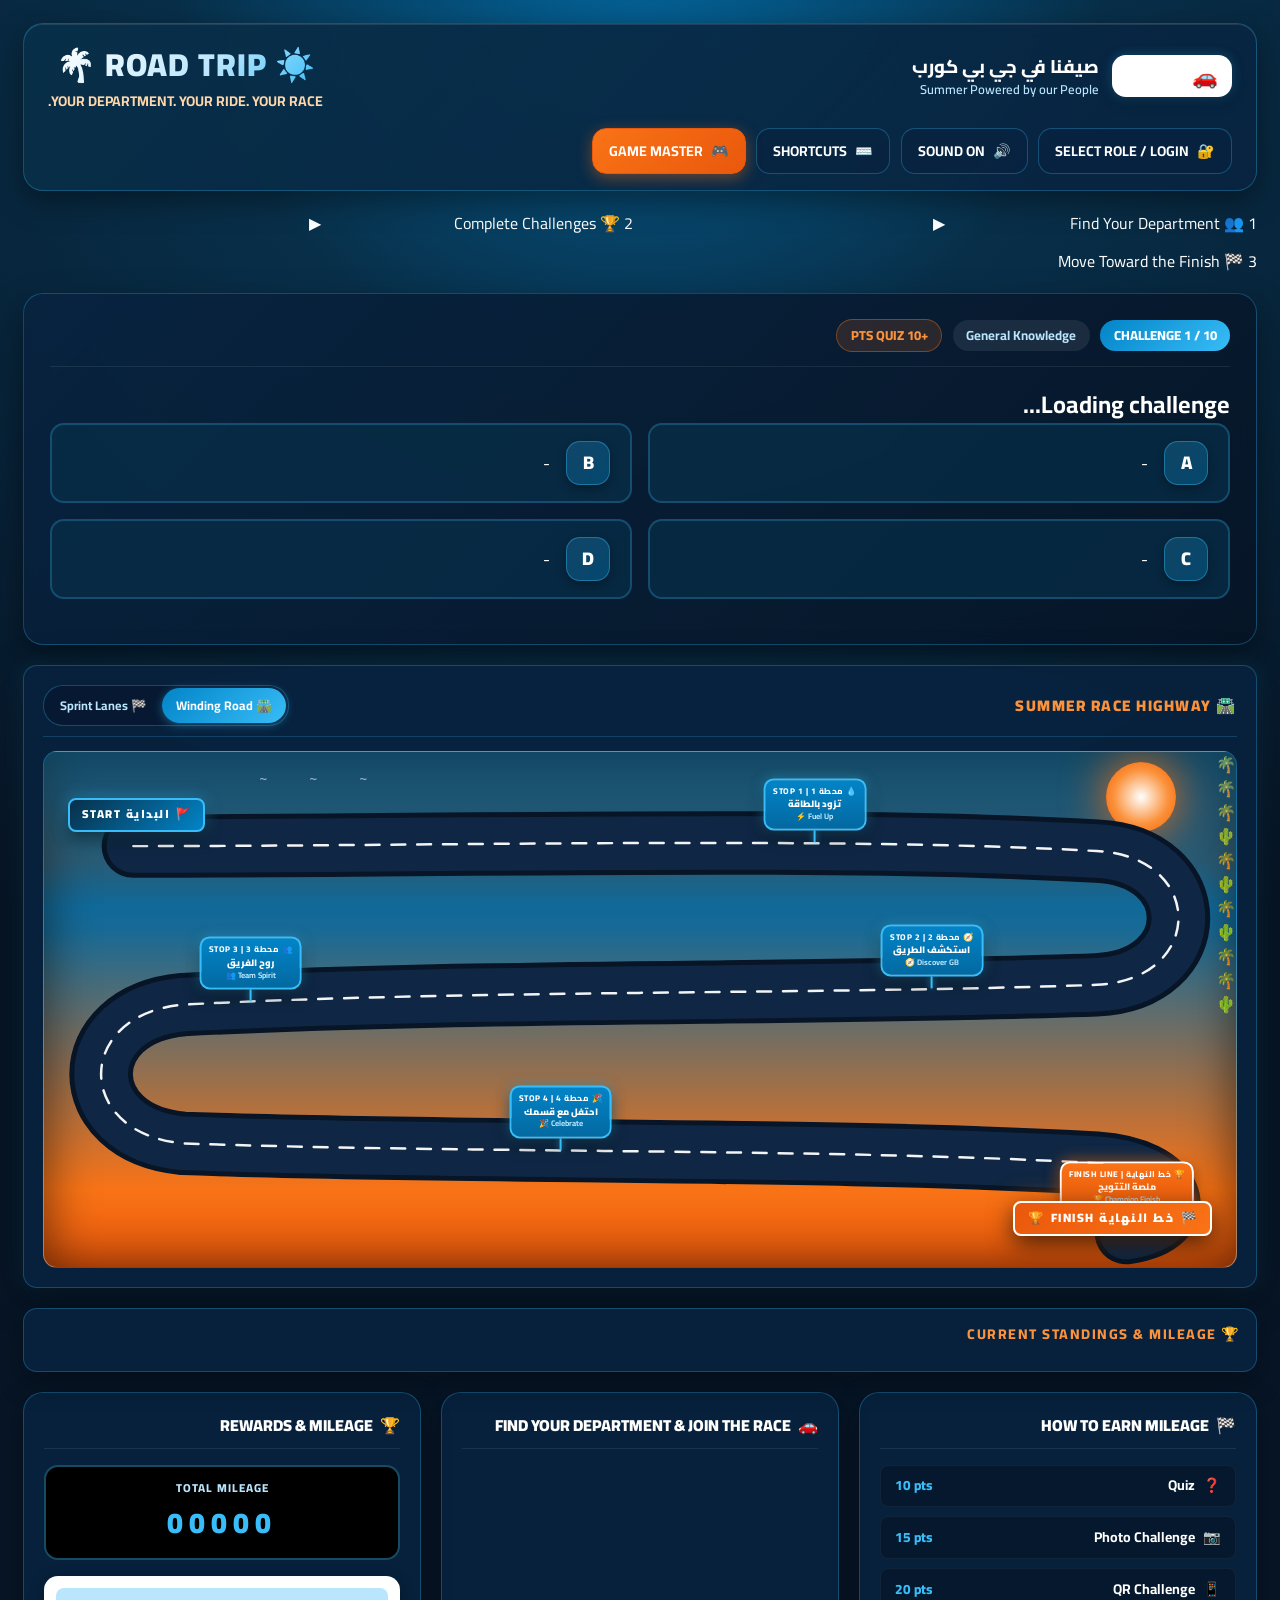
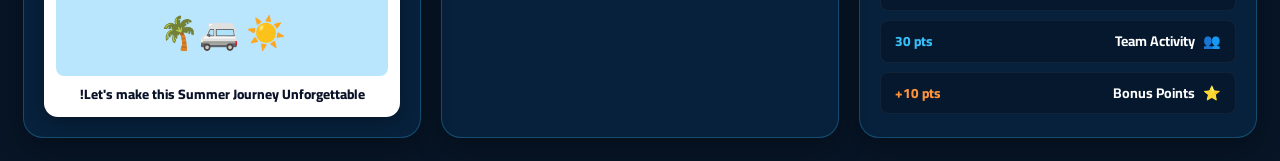
<file: index.html>
<!DOCTYPE html>
<html lang="en">
<head>
    <meta charset="UTF-8">
    <meta name="viewport" content="width=device-width, initial-scale=1.0">
    <title>☀️ GB Corp - Summer Road Trip | Corporate Team Race</title>
    
    <!-- Google Fonts -->
    <link rel="preconnect" href="https://fonts.googleapis.com">
    <link rel="preconnect" href="https://fonts.gstatic.com" crossorigin>
    <link href="https://fonts.googleapis.com/css2?family=Cairo:wght@700;800;900&family=Montserrat:wght@500;600;700;800;900&family=Orbitron:wght@600;700;800;900&family=Rajdhani:wght@600;700;800&family=Inter:wght@400;500;600;700&display=swap" rel="stylesheet">
    
    <!-- CSS Stylesheets -->
    <link rel="stylesheet" href="css/main.css?v=4">
    <link rel="stylesheet" href="css/track.css?v=4">
    <link rel="stylesheet" href="css/control.css?v=4">
    <link rel="stylesheet" href="css/modals.css?v=4">
</head>
<body>
    <div id="app-container" class="app-wrapper">
        <!-- TOP SUMMER ROAD TRIP HEADER & BRANDING -->
        <header class="main-header">
            <!-- BRANDING & ARABIC LOGO TITLE -->
            <div class="header-brand">
                <div class="corp-logo-badge">
                    <span class="corp-logo-icon">🚗</span>
                    <span class="corp-logo-text">GB Corp</span>
                </div>
                <div class="summer-brand-titles">
                    <div class="brand-arabic-title">صيفنا في جي بي كورب</div>
                    <div class="brand-english-tagline">Summer Powered by our People</div>
                </div>
            </div>
            
            <!-- GRAND CENTER TITLE -->
            <div class="header-center-title">
                <h1 class="road-trip-main-title">
                    <span class="title-sun-icon">☀️</span>
                    <span>ROAD TRIP</span>
                    <span class="title-palm-icon">🌴</span>
                </h1>
                <p class="road-trip-motto" id="role-subtitle">YOUR DEPARTMENT. YOUR RIDE. YOUR RACE.</p>
            </div>

            <!-- ACTION CONTROLS & DEVICE ROLE -->
            <div class="header-actions">
                <button id="btn-login-toggle" class="btn-icon-toggle highlight-btn" title="Login or Switch Device Mode">
                    <span class="icon">🔐</span>
                    <span id="label-role-status">SELECT ROLE / LOGIN</span>
                </button>

                <button id="btn-sound-toggle" class="btn-icon-toggle" title="Toggle Sound Effects">
                    <span class="icon-sound">🔊</span>
                    <span class="sound-label">SOUND ON</span>
                </button>

                <button id="btn-shortcuts-toggle" class="btn-icon-toggle" title="Keyboard Shortcuts">
                    <span class="icon">⌨️</span>
                    <span>SHORTCUTS</span>
                </button>
                
                <button id="btn-gm-toggle" class="btn-gm-primary" title="Open Game Master Panel">
                    <span class="icon">🎮</span> GAME MASTER
                </button>
            </div>
        </header>

        <!-- 3-STEP JOURNEY FLOW BANNER (AS IN DESIGN) -->
        <section class="journey-steps-banner">
            <div class="journey-step-item">
                <span class="step-num">1</span>
                <span class="step-icon">👥</span>
                <span>Find Your Department</span>
            </div>
            <span class="journey-step-divider">▶</span>
            <div class="journey-step-item">
                <span class="step-num">2</span>
                <span class="step-icon">🏆</span>
                <span>Complete Challenges</span>
            </div>
            <span class="journey-step-divider">▶</span>
            <div class="journey-step-item">
                <span class="step-num">3</span>
                <span class="step-icon">🏁</span>
                <span>Move Toward the Finish</span>
            </div>
        </section>

        <!-- DEPARTMENT PLAYER DEVICE VIEW (SHOWN ONLY WHEN LOGGED IN AS A DEPARTMENT) -->
        <section id="dept-player-card" class="dept-player-card hidden">
            <div class="dept-header-banner" id="dept-banner">
                <div class="dept-info">
                    <span class="dept-car-icon" id="dept-car-icon">🏎️</span>
                    <h2 class="dept-title-name" id="dept-title-name">IT DEPARTMENT</h2>
                </div>
                <div class="dept-position-badge">
                    <span class="pos-val" id="dept-pos-val">0</span>
                    <span class="pos-lbl">MILEAGE (MI)</span>
                </div>
            </div>
        </section>

        <!-- MAIN GAME ARENA -->
        <main class="game-arena">
            <!-- CHALLENGE & QUESTION CARD -->
            <section class="challenge-card" id="challenge-section">
                <div class="challenge-header">
                    <div class="challenge-badge-wrap">
                        <span class="challenge-badge" id="challenge-badge">CHALLENGE 1 / 10</span>
                        <span class="category-badge" id="category-badge">General Knowledge</span>
                        <span class="challenge-points-badge" id="challenge-points-badge">+10 PTS QUIZ</span>
                    </div>
                    
                    <!-- COUNTDOWN TIMER DISPLAY -->
                    <div class="timer-display-box" id="timer-box">
                        <div class="timer-icon">⏱️</div>
                        <div class="timer-val" id="timer-value">15</div>
                        <div class="timer-unit">SEC</div>
                    </div>
                </div>

                <div class="challenge-body">
                    <h2 class="question-text" id="question-text">Loading challenge...</h2>
                    
                    <div class="options-grid" id="options-grid">
                        <div class="option-item" data-opt="A">
                            <span class="opt-prefix">A</span>
                            <span class="opt-text" id="opt-a">-</span>
                        </div>
                        <div class="option-item" data-opt="B">
                            <span class="opt-prefix">B</span>
                            <span class="opt-text" id="opt-b">-</span>
                        </div>
                        <div class="option-item" data-opt="C">
                            <span class="opt-prefix">C</span>
                            <span class="opt-text" id="opt-c">-</span>
                        </div>
                        <div class="option-item" data-opt="D">
                            <span class="opt-prefix">D</span>
                            <span class="opt-text" id="opt-d">-</span>
                        </div>
                    </div>
                </div>
            </section>

            <!-- RACING TRACK (SERPENTINE ROAD & SPRINT LANES) -->
            <section class="track-section">
                <div class="track-view-header">
                    <div class="track-title-wrap">
                        <span class="track-main-heading">🛣️ SUMMER RACE HIGHWAY</span>
                    </div>
                    
                    <div class="track-view-toggle-group">
                        <button id="btn-view-serpentine" class="btn-view-mode active" title="Serpentine Winding Road">🛣️ Winding Road</button>
                        <button id="btn-view-sprint" class="btn-view-mode" title="Straight Sprint Lanes">🏁 Sprint Lanes</button>
                    </div>
                </div>

                <!-- 1. SERPENTINE WINDING HIGHWAY (PRIMARY DESIGN) -->
                <div id="serpentine-road-wrapper" class="serpentine-road-wrapper">
                    <!-- Road SVG & Cars generated dynamically in track.js -->
                </div>

                <!-- 2. STRAIGHT SPRINT LANES (ALTERNATIVE VIEW) -->
                <div id="sprint-lanes-wrapper" class="sprint-lanes-wrapper hidden">
                    <div class="track-header-bar">
                        <div class="start-banner">START</div>
                        <div class="track-distance-markers" id="track-markers">
                            <!-- Markers auto-generated JS -->
                        </div>
                        <div class="finish-banner">🏁 FINISH</div>
                    </div>

                    <div class="racing-lanes-container" id="lanes-container">
                        <!-- Lanes generated dynamically in track.js -->
                    </div>
                </div>
            </section>

            <!-- LIVE LEADERBOARD -->
            <section class="leaderboard-section">
                <h3 class="leaderboard-title">🏆 CURRENT STANDINGS & MILEAGE</h3>
                <div class="leaderboard-grid" id="leaderboard-grid">
                    <!-- Leaderboard cards auto-generated JS -->
                </div>
            </section>

            <!-- BOTTOM SUMMER DASHBOARD (EARN POINTS, FLEET GRID, REWARDS & ODOMETER) -->
            <section class="summer-dashboard-grid">
                <!-- CARD 1: HOW TO EARN MILEAGE POINTS -->
                <div class="mileage-points-card">
                    <h4 class="dashboard-card-title">
                        <span>🏁</span> HOW TO EARN MILEAGE
                    </h4>
                    <div class="points-rules-list">
                        <div class="point-rule-item">
                            <div class="rule-label">
                                <span class="rule-icon">❓</span>
                                <span>Quiz</span>
                            </div>
                            <span class="rule-pts">10 pts</span>
                        </div>
                        <div class="point-rule-item">
                            <div class="rule-label">
                                <span class="rule-icon">📷</span>
                                <span>Photo Challenge</span>
                            </div>
                            <span class="rule-pts">15 pts</span>
                        </div>
                        <div class="point-rule-item">
                            <div class="rule-label">
                                <span class="rule-icon">📱</span>
                                <span>QR Challenge</span>
                            </div>
                            <span class="rule-pts">20 pts</span>
                        </div>
                        <div class="point-rule-item">
                            <div class="rule-label">
                                <span class="rule-icon">👥</span>
                                <span>Team Activity</span>
                            </div>
                            <span class="rule-pts">30 pts</span>
                        </div>
                        <div class="point-rule-item">
                            <div class="rule-label">
                                <span class="rule-icon">⭐</span>
                                <span>Bonus Points</span>
                            </div>
                            <span class="rule-pts bonus">+10 pts</span>
                        </div>
                    </div>
                </div>

                <!-- CARD 2: FLEET DEPARTMENT OVERVIEW -->
                <div class="fleet-grid-card">
                    <h4 class="dashboard-card-title">
                        <span>🚗</span> FIND YOUR DEPARTMENT & JOIN THE RACE
                    </h4>
                    <div class="fleet-departments-container" id="fleet-departments-container">
                        <!-- Fleet cards auto-generated JS -->
                    </div>
                </div>

                <!-- CARD 3: REWARDS & TOTAL MILEAGE ODOMETER -->
                <div class="rewards-odometer-card">
                    <h4 class="dashboard-card-title">
                        <span>🏆</span> REWARDS & MILEAGE
                    </h4>
                    
                    <div class="odometer-box">
                        <span class="odometer-label">TOTAL MILEAGE</span>
                        <div class="odometer-led-digits" id="odometer-led-digits">00000</div>
                    </div>

                    <div class="summer-polaroid-card">
                        <div class="polaroid-photo-area">
                            <span class="polaroid-sun">☀️</span>
                            <span class="polaroid-van">🚐🌴</span>
                        </div>
                        <p class="polaroid-caption">Let's make this Summer Journey Unforgettable!</p>
                    </div>
                </div>
            </section>
        </main>

        <!-- GAME MASTER CONTROL DRAWER (OVERLAY / PANEL) -->
        <aside id="gm-drawer" class="gm-drawer hidden">
            <div class="gm-drawer-header">
                <div class="gm-drawer-title">
                    <span>🎮 GAME MASTER CONTROLS</span>
                </div>
                <button id="btn-close-gm" class="btn-close">&times;</button>
            </div>

            <div class="gm-drawer-body">
                <!-- SECTION 1: DIRECT TEAM MOVEMENT CONTROLS -->
                <div class="gm-section">
                    <h4 class="gm-section-title">⚡ QUICK TEAM ADVANCE</h4>
                    <div class="gm-teams-list" id="gm-teams-list">
                        <!-- Team rows generated dynamically JS -->
                    </div>
                </div>

                <!-- SECTION 2: TEAM CODE & MOVEMENT AMOUNT PARSER -->
                <div class="gm-section">
                    <h4 class="gm-section-title">⌨️ TEAM CODE & POINT AWARD</h4>
                    <div class="team-code-box">
                        <div class="input-group">
                            <label for="input-team-code">Team Code (IT, FIN, MKT, HR, OPS):</label>
                            <input type="text" id="input-team-code" placeholder="e.g. IT" autocomplete="off">
                        </div>
                        <div class="amount-picker">
                            <label>Steps / Points Amount:</label>
                            <div class="amount-btn-group">
                                <button class="btn-amount active" data-amount="1">+1</button>
                                <button class="btn-amount" data-amount="2">+2</button>
                                <button class="btn-amount" data-amount="3">+3</button>
                                <button class="btn-amount" data-amount="5">+5</button>
                            </div>
                        </div>
                        <button id="btn-execute-code" class="btn-action-primary">🚀 ADVANCE TEAM CAR</button>
                    </div>
                </div>

                <!-- SECTION 3: QUESTION NAVIGATION & TIMER CONTROLS -->
                <div class="gm-section">
                    <h4 class="gm-section-title">❓ CHALLENGE & TIMER CONTROLS</h4>
                    <div class="gm-controls-grid">
                        <div class="control-box">
                            <label>Question Navigation:</label>
                            <div class="btn-row">
                                <button id="btn-prev-q" class="btn-control">◀ Prev</button>
                                <select id="select-question" class="question-select"></select>
                                <button id="btn-next-q" class="btn-control">Next ▶</button>
                            </div>
                        </div>

                        <div class="control-box">
                            <label>Timer Controls:</label>
                            <div class="btn-row">
                                <button id="btn-timer-start" class="btn-timer btn-start">▶ Start</button>
                                <button id="btn-timer-pause" class="btn-timer btn-pause">⏸ Pause</button>
                                <button id="btn-timer-reset" class="btn-timer btn-reset">🔄 Reset</button>
                            </div>
                        </div>
                    </div>
                </div>

                <!-- SECTION 4: ACTIONS & MANAGEMENT -->
                <div class="gm-section">
                    <h4 class="gm-section-title">🛠️ MANAGEMENT & RACE TOOLS</h4>
                    <div class="action-buttons-row">
                        <button id="btn-undo" class="btn-action btn-undo">↩️ UNDO LAST MOVE</button>
                        <button id="btn-reset-race" class="btn-action btn-danger">🔄 RESET RACE</button>
                    </div>
                    
                    <div class="settings-row">
                        <label for="select-race-length">Race Length (Steps):</label>
                        <select id="select-race-length" class="settings-select">
                            <option value="10">10 Steps (Short)</option>
                            <option value="15" selected>15 Steps (Standard)</option>
                            <option value="20">20 Steps (Long)</option>
                        </select>
                    </div>
                </div>
            </div>
        </aside>

        <!-- DEPARTMENT LOGIN & ROLE SELECTION MODAL -->
        <div id="role-login-modal" class="modal-backdrop hidden">
            <div class="modal-card role-modal-card">
                <div class="modal-header">
                    <h3>🔐 SELECT DEVICE ROLE / LOGIN</h3>
                    <button id="btn-close-role-modal" class="btn-close">&times;</button>
                </div>
                <div class="modal-body">
                    <div class="role-selector-group">
                        <label for="select-role-type">Select Device Mode / Department:</label>
                        <select id="select-role-type" class="role-select">
                            <option value="main_screen">📺 Main Display Screen (Projector View)</option>
                            <option value="gm">🎮 Game Master Controller</option>
                            <option value="it">🏎️ IT Department</option>
                            <option value="finance">🚙 Finance Department</option>
                            <option value="marketing">🏎️ Marketing Department</option>
                            <option value="hr">🚕 HR Department</option>
                            <option value="operations">🚗 Operations Department</option>
                        </select>
                    </div>

                    <div class="password-input-group" id="password-group">
                        <label for="input-role-password">Enter Password / PIN:</label>
                        <input type="password" id="input-role-password" placeholder="Enter password..." autocomplete="off">
                        <p id="role-login-error" class="error-msg hidden">Invalid Password. Please try again.</p>
                    </div>

                    <div class="passwords-cheat-box">
                        <small>🔑 Default Passwords Cheatsheet:</small>
                        <div class="pass-list">
                            <span>IT: <code>1001</code></span>
                            <span>Finance: <code>2002</code></span>
                            <span>Marketing: <code>3003</code></span>
                            <span>HR: <code>4004</code></span>
                            <span>Ops: <code>5005</code></span>
                            <span>GM: <code>1234</code></span>
                        </div>
                    </div>
                </div>
                <div class="modal-footer">
                    <button id="btn-cancel-role" class="btn-secondary">Cancel</button>
                    <button id="btn-confirm-role" class="btn-primary">Login & Switch Role</button>
                </div>
            </div>
        </div>

        <!-- PIN LOCK MODAL FOR GM -->
        <div id="pin-modal" class="modal-backdrop hidden">
            <div class="modal-card">
                <div class="modal-header">
                    <h3>🔒 GAME MASTER PIN</h3>
                </div>
                <div class="modal-body">
                    <p>Enter 4-digit PIN to access Game Master controls:</p>
                    <input type="password" id="input-pin" maxlength="4" placeholder="••••" autofocus>
                    <p class="pin-hint">Default PIN: <code>1234</code></p>
                    <p id="pin-error" class="error-msg hidden">Incorrect PIN. Try again.</p>
                </div>
                <div class="modal-footer">
                    <button id="btn-cancel-pin" class="btn-secondary">Cancel</button>
                    <button id="btn-submit-pin" class="btn-primary">Unlock</button>
                </div>
            </div>
        </div>

        <!-- KEYBOARD SHORTCUTS MODAL -->
        <div id="shortcuts-modal" class="modal-backdrop hidden">
            <div class="modal-card shortcuts-card">
                <div class="modal-header">
                    <h3>⌨️ KEYBOARD SHORTCUTS</h3>
                    <button id="btn-close-shortcuts" class="btn-close">&times;</button>
                </div>
                <div class="modal-body">
                    <div class="shortcuts-grid">
                        <div class="shortcut-item"><kbd>1</kbd> <span>Advance IT (+1)</span></div>
                        <div class="shortcut-item"><kbd>2</kbd> <span>Advance Finance (+1)</span></div>
                        <div class="shortcut-item"><kbd>3</kbd> <span>Advance Marketing (+1)</span></div>
                        <div class="shortcut-item"><kbd>4</kbd> <span>Advance HR (+1)</span></div>
                        <div class="shortcut-item"><kbd>5</kbd> <span>Advance Operations (+1)</span></div>
                        <div class="shortcut-item"><kbd>N</kbd> <span>Next Question</span></div>
                        <div class="shortcut-item"><kbd>P</kbd> <span>Previous Question</span></div>
                        <div class="shortcut-item"><kbd>Space</kbd> <span>Start / Pause Timer</span></div>
                        <div class="shortcut-item"><kbd>R</kbd> <span>Reset Timer</span></div>
                        <div class="shortcut-item"><kbd>U</kbd> <span>Undo Last Move</span></div>
                        <div class="shortcut-item"><kbd>M</kbd> <span>Toggle GM Panel</span></div>
                        <div class="shortcut-item"><kbd>S</kbd> <span>Toggle Sound FX</span></div>
                    </div>
                </div>
            </div>
        </div>

        <!-- WINNER OVERLAY MODAL & CANVAS -->
        <div id="winner-modal" class="winner-overlay hidden">
            <canvas id="confetti-canvas"></canvas>
            <div class="winner-content">
                <div class="trophy-bounce">🏆🏆🏆</div>
                <h1 class="winner-title" id="winner-title">IT WINS!</h1>
                <p class="winner-subtitle">CONGRATULATIONS ON A GREAT SUMMER ROAD TRIP!</p>
                <div class="winner-car-display" id="winner-car-display">🏎️</div>
                <div class="winner-actions">
                    <button id="btn-winner-reset" class="btn-action-primary btn-large">🔄 START NEW RACE</button>
                    <button id="btn-winner-close" class="btn-secondary btn-large">✖ CLOSE OVERLAY</button>
                </div>
            </div>
        </div>

        <!-- TOAST / NOTIFICATION HINT -->
        <div id="toast-container" class="toast-container"></div>
    </div>

    <!-- JavaScript Application Modules -->
    <script src="js/audio.js?v=4"></script>
    <script src="js/confetti.js?v=4"></script>
    <script src="js/sync.js?v=4"></script>
    <script src="js/state.js?v=4"></script>
    <script src="js/questions.js?v=4"></script>
    <script src="js/timer.js?v=4"></script>
    <script src="js/track.js?v=4"></script>
    <script src="js/shortcuts.js?v=4"></script>
    <script src="js/app.js?v=4"></script>
</body>
</html>
</file>
<file: css/main.css>
/* ==========================================================================
   GB CORP - SUMMER ROAD TRIP RACE GAME
   UNIFIED LUXURY DESIGN SYSTEM (CAIRO UNIFIED FONT + ARABIC/ENGLISH ALIGNMENT)
   PALETTE: BABY BLUE (#38bdf8), DEEP OCEAN BLUE (#0284c7), SUN ORANGE (#f97316), WHITE (#ffffff)
   ========================================================================== */

:root {
    /* 1. Primary Colors */
    --baby-blue: #38bdf8;
    --baby-blue-light: #7dd3fc;
    --baby-blue-soft: #bae6fd;
    --baby-blue-foam: #e0f2fe;
    --baby-blue-glow: rgba(56, 189, 248, 0.5);

    --blue-dark: #071526;
    --blue-navy: #082f49;
    --blue-mid: #0369a1;
    --blue-ocean: #0284c7;

    --orange-sun: #f97316;
    --orange-bright: #ea580c;
    --orange-amber: #fb923c;
    --orange-warm: #f59e0b;

    --white-pure: #ffffff;
    --white-soft: #f8fafc;
    --white-muted: #94a3b8;

    --bg-dark: #071526;
    --bg-card: rgba(8, 35, 64, 0.9);
    --bg-card-hover: rgba(12, 48, 88, 0.95);
    
    --border-color: rgba(56, 189, 248, 0.28);
    --border-glow: rgba(56, 189, 248, 0.6);
    --border-orange: rgba(249, 115, 22, 0.5);
    
    /* Unified Font Family for Both Arabic & English */
    --font-main: 'Cairo', sans-serif;
    --font-heading: 'Cairo', sans-serif;
    --font-subheading: 'Cairo', sans-serif;
    --font-body: 'Cairo', sans-serif;
    --font-arabic: 'Cairo', sans-serif;
    
    --radius-sm: 8px;
    --radius-md: 14px;
    --radius-lg: 20px;
    --glass-backdrop: blur(14px);
    
    --transition-fast: 0.15s ease;
    --transition-norm: 0.3s cubic-bezier(0.4, 0, 0.2, 1);
}

/* Base Reset - Strictly Unified Cairo Font for All Elements (Arabic & English) */
*, *::before, *::after {
    box-sizing: border-box;
    margin: 0;
    padding: 0;
    font-family: 'Cairo', sans-serif !important;
    -webkit-tap-highlight-color: transparent;
}

html, body, input, button, select, textarea, optgroup, option {
    font-family: 'Cairo', sans-serif !important;
}

html {
    -webkit-text-size-adjust: 100%;
    text-size-adjust: 100%;
    scroll-behavior: smooth;
}

html, body {
    width: 100%;
    min-height: 100vh;
    background-color: var(--bg-dark);
    color: var(--white-pure);
    line-height: 1.5;
    direction: rtl;
    text-align: right;
    overflow-x: hidden;
    position: relative;
}

body {
    background: radial-gradient(circle at 50% -10%, #0369a1 0%, #082f49 40%, #071526 100%);
    background-attachment: fixed;
    display: flex;
    justify-content: center;
}

img, svg, canvas {
    max-width: 100%;
    height: auto;
}

.app-wrapper {
    width: 100%;
    max-width: 1560px;
    margin: 0 auto;
    padding: clamp(0.5rem, 2vw, 1.75rem);
    display: flex;
    flex-direction: column;
    gap: 1.25rem;
    overflow-x: hidden;
    box-sizing: border-box;
}

.hidden {
    display: none !important;
}

/* ================= HEADER & BRANDING ================= */
.main-header {
    background: linear-gradient(135deg, rgba(8, 47, 73, 0.95), rgba(8, 35, 64, 0.92));
    border: 1px solid var(--border-color);
    border-radius: var(--radius-lg);
    padding: 1rem 1.5rem;
    display: flex;
    align-items: center;
    justify-content: space-between;
    gap: 1rem;
    box-shadow: 0 10px 30px rgba(0, 0, 0, 0.4), inset 0 1px 0 rgba(255, 255, 255, 0.1);
    backdrop-filter: var(--glass-backdrop);
    flex-wrap: wrap;
}

.header-brand {
    display: flex;
    align-items: center;
    gap: 0.85rem;
}

.corp-logo-badge {
    background: #ffffff;
    padding: 0.35rem 0.85rem;
    border-radius: var(--radius-md);
    display: flex;
    align-items: center;
    justify-content: center;
    box-shadow: 0 4px 15px rgba(0, 0, 0, 0.25), 0 0 12px rgba(56, 189, 248, 0.3);
    transition: transform 0.2s ease, box-shadow 0.2s ease;
}

.corp-logo-badge:hover {
    transform: translateY(-1px);
    box-shadow: 0 6px 20px rgba(56, 189, 248, 0.45);
}

.corp-logo-img {
    height: 32px;
    width: auto;
    max-width: 140px;
    display: block;
    object-fit: contain;
}

.corp-logo-icon {
    font-size: 1.3rem;
}

.corp-logo-text {
    font-weight: 900;
    font-size: 1.15rem;
    color: #ffffff;
    letter-spacing: 0.5px;
    direction: ltr;
}

.summer-brand-titles {
    display: flex;
    flex-direction: column;
}

.brand-arabic-title {
    font-weight: 800;
    font-size: 1.15rem;
    color: #ffffff;
}

.brand-english-tagline {
    font-size: 0.8rem;
    color: var(--baby-blue-soft);
    font-weight: 600;
    direction: ltr;
    text-align: right;
}

.header-center-title {
    text-align: center;
    display: flex;
    flex-direction: column;
    align-items: center;
    gap: 0.2rem;
}

.active-week-pill {
    display: inline-flex;
    align-items: center;
    gap: 0.5rem;
    background: rgba(56, 189, 248, 0.18);
    border: 1px solid rgba(56, 189, 248, 0.45);
    padding: 0.25rem 0.85rem;
    border-radius: 20px;
    font-size: 0.85rem;
    font-weight: 800;
    color: var(--baby-blue-light);
}

.pulse-dot {
    width: 8px;
    height: 8px;
    background: #10b981;
    border-radius: 50%;
    box-shadow: 0 0 10px #10b981;
    animation: pulse 1.5s infinite;
}

@keyframes pulse {
    0% { transform: scale(0.9); opacity: 0.7; }
    50% { transform: scale(1.3); opacity: 1; }
    100% { transform: scale(0.9); opacity: 0.7; }
}

.road-trip-main-title {
    font-size: clamp(1.4rem, 2.5vw, 2.2rem);
    font-weight: 900;
    background: linear-gradient(135deg, #ffffff 0%, #bae6fd 60%, #38bdf8 100%);
    -webkit-background-clip: text;
    -webkit-text-fill-color: transparent;
    display: flex;
    align-items: center;
    gap: 0.5rem;
    letter-spacing: 1px;
}

.road-trip-motto {
    font-size: 0.88rem;
    color: #fed7aa;
    font-weight: 700;
}

.header-actions {
    display: flex;
    align-items: center;
    gap: 0.65rem;
}

.btn-icon-toggle, .btn-gm-primary {
    background: rgba(8, 35, 64, 0.8);
    border: 1px solid rgba(56, 189, 248, 0.3);
    color: #ffffff;
    padding: 0.55rem 1rem;
    border-radius: var(--radius-md);
    font-weight: 700;
    font-size: 0.88rem;
    display: inline-flex;
    align-items: center;
    gap: 0.5rem;
    cursor: pointer;
    text-decoration: none;
    transition: var(--transition-norm);
}

.btn-icon-toggle:hover {
    background: rgba(56, 189, 248, 0.25);
    border-color: var(--baby-blue);
    transform: translateY(-2px);
    box-shadow: 0 4px 15px rgba(56, 189, 248, 0.3);
}

.btn-icon-toggle.btn-logout-header:hover,
.btn-icon-toggle.highlight-btn:hover {
    background: rgba(239, 68, 68, 0.25);
    border-color: rgba(239, 68, 68, 0.6);
    color: #fca5a5;
    box-shadow: 0 4px 15px rgba(239, 68, 68, 0.3);
}

.btn-gm-primary {
    background: linear-gradient(135deg, #f97316, #ea580c);
    border-color: #ea580c;
    box-shadow: 0 4px 15px rgba(249, 115, 22, 0.4);
}

.btn-gm-primary:hover {
    background: linear-gradient(135deg, #fb923c, #f97316);
    box-shadow: 0 6px 20px rgba(249, 115, 22, 0.6);
}

/* ================= BONUS SURPRISE BANNER ================= */
.finale-banner {
    background: linear-gradient(135deg, rgba(249, 115, 22, 0.25), rgba(234, 88, 12, 0.35));
    border: 2px solid var(--orange-sun);
    border-radius: var(--radius-lg);
    padding: 1rem 1.5rem;
    box-shadow: 0 0 30px rgba(249, 115, 22, 0.4);
    animation: glowPulse 2s infinite alternate;
}

@keyframes glowPulse {
    from { box-shadow: 0 0 15px rgba(249, 115, 22, 0.3); }
    to { box-shadow: 0 0 35px rgba(249, 115, 22, 0.7); }
}

.finale-banner-content {
    display: flex;
    align-items: center;
    justify-content: space-between;
    gap: 1rem;
    flex-wrap: wrap;
}

.trophy-spin {
    font-size: 2.2rem;
    animation: spinSlow 6s linear infinite;
}

@keyframes spinSlow {
    from { transform: rotate(0deg); }
    to { transform: rotate(360deg); }
}

.finale-banner-text h3 {
    font-size: 1.15rem;
    font-weight: 800;
    color: #fff;
}

.finale-banner-text p {
    font-size: 0.88rem;
    color: #fed7aa;
}

.btn-finale-glow {
    background: linear-gradient(135deg, #f97316, #ea580c);
    color: #fff;
    border: none;
    padding: 0.7rem 1.5rem;
    border-radius: var(--radius-md);
    font-weight: 800;
    font-size: 0.95rem;
    cursor: pointer;
    box-shadow: 0 4px 15px rgba(249, 115, 22, 0.5);
    transition: var(--transition-norm);
}

.btn-finale-glow:hover {
    transform: scale(1.05);
}

/* ================= 4-WEEK JOURNEY TIMELINE ================= */
.journey-steps-banner {
    display: grid;
    grid-template-columns: repeat(4, 1fr);
    gap: 0.85rem;
}

.journey-week-node {
    background: rgba(8, 35, 64, 0.75);
    border: 1px solid rgba(56, 189, 248, 0.2);
    border-radius: var(--radius-md);
    padding: 0.85rem 1rem;
    display: flex;
    align-items: center;
    gap: 0.8rem;
    transition: var(--transition-norm);
}

.journey-week-node.active-week {
    background: linear-gradient(135deg, rgba(56, 189, 248, 0.25), rgba(8, 47, 73, 0.9));
    border-color: var(--baby-blue);
    box-shadow: 0 0 20px rgba(56, 189, 248, 0.3);
}

.week-icon-circle {
    width: 38px;
    height: 38px;
    border-radius: 50%;
    background: rgba(255, 255, 255, 0.1);
    display: flex;
    align-items: center;
    justify-content: center;
    font-size: 1.1rem;
    flex-shrink: 0;
}

.journey-week-node.active-week .week-icon-circle {
    background: var(--baby-blue);
    color: #071526;
}

.week-node-texts {
    display: flex;
    flex-direction: column;
}

.week-node-title {
    font-size: 0.9rem;
    font-weight: 800;
    color: #ffffff;
}

.week-node-type {
    font-size: 0.78rem;
    color: var(--baby-blue-soft);
}

/* ================= LOGGED-IN HERO BAR ================= */
.dept-player-card {
    background: linear-gradient(135deg, rgba(8, 47, 73, 0.95), rgba(12, 48, 88, 0.9));
    border: 1px solid rgba(56, 189, 248, 0.4);
    border-radius: var(--radius-lg);
    padding: 1rem 1.5rem;
    box-shadow: 0 10px 25px rgba(0, 0, 0, 0.3);
}

.dept-header-banner {
    display: flex;
    align-items: center;
    justify-content: space-between;
    gap: 1rem;
    flex-wrap: wrap;
}

.dept-info {
    display: flex;
    align-items: center;
    gap: 1rem;
}

.dept-car-icon {
    font-size: 2.4rem;
}

.user-greeting-badge {
    font-size: 0.85rem;
    color: var(--baby-blue-soft);
}

.dept-title-name {
    font-size: 1.25rem;
    font-weight: 900;
    color: #ffffff;
}

.dept-stats-right {
    display: flex;
    align-items: center;
    gap: 1rem;
}

.dept-position-badge, .dept-points-badge {
    background: rgba(0, 0, 0, 0.35);
    padding: 0.45rem 1rem;
    border-radius: var(--radius-md);
    border: 1px solid rgba(255, 255, 255, 0.1);
    text-align: center;
}

.pos-val, .points-val {
    display: block;
    font-size: 1.35rem;
    font-weight: 900;
    color: var(--baby-blue);
    direction: ltr;
}

.pos-lbl, .points-lbl {
    font-size: 0.72rem;
    color: var(--white-muted);
}

.btn-tiny-switch {
    background: rgba(255, 255, 255, 0.1);
    border: 1px solid rgba(255, 255, 255, 0.2);
    color: #fff;
    padding: 0.45rem 0.85rem;
    border-radius: var(--radius-sm);
    font-size: 0.82rem;
    font-weight: 700;
    cursor: pointer;
    transition: var(--transition-fast);
}

.btn-tiny-switch:hover {
    background: rgba(239, 68, 68, 0.25);
    border-color: rgba(239, 68, 68, 0.5);
    color: #fca5a5;
}

/* ================= MAIN ARENA & CHALLENGE CARD ================= */
.game-arena {
    display: flex;
    flex-direction: column;
    gap: 1.25rem;
}

/* Multi-Challenge Hub Navigation */
.weekly-challenge-hub-nav {
    display: flex;
    gap: 0.85rem;
    background: rgba(8, 35, 64, 0.7);
    border: 1px solid rgba(56, 189, 248, 0.25);
    border-radius: var(--radius-lg);
    padding: 0.5rem;
    backdrop-filter: var(--glass-backdrop);
    box-shadow: 0 8px 25px rgba(0, 0, 0, 0.3);
}

.hub-tab-btn {
    flex: 1;
    display: flex;
    align-items: center;
    gap: 0.85rem;
    padding: 0.75rem 1.2rem;
    border-radius: var(--radius-md);
    background: transparent;
    border: 1px solid transparent;
    cursor: pointer;
    transition: all 0.25s ease;
    text-align: right;
    color: #ffffff;
}

.hub-tab-btn:hover {
    background: rgba(56, 189, 248, 0.12);
    border-color: rgba(56, 189, 248, 0.35);
    transform: translateY(-1px);
}

.hub-tab-btn.active {
    background: linear-gradient(135deg, rgba(2, 132, 199, 0.35), rgba(56, 189, 248, 0.2));
    border-color: var(--baby-blue);
    box-shadow: 0 4px 18px rgba(56, 189, 248, 0.25);
}

.hub-tab-icon {
    font-size: 1.6rem;
    filter: drop-shadow(0 2px 6px rgba(0,0,0,0.4));
}

.hub-tab-texts {
    display: flex;
    flex-direction: column;
    gap: 0.2rem;
    flex: 1;
}

.hub-tab-title {
    font-weight: 800;
    font-size: 0.92rem;
    color: #ffffff;
}

.hub-tab-badge {
    font-size: 0.76rem;
    color: var(--baby-blue);
    font-weight: 600;
}

.hub-check-icon {
    width: 24px;
    height: 24px;
    min-width: 24px;
    background: #10b981;
    color: #ffffff;
    border-radius: 50%;
    display: inline-flex;
    align-items: center;
    justify-content: center;
    font-size: 0.85rem;
    font-weight: 900;
    box-shadow: 0 0 10px rgba(16, 185, 129, 0.5);
}

/* Quiz Progress Track Bar */
.quiz-progress-track {
    width: 100%;
    height: 7px;
    background: rgba(255, 255, 255, 0.08);
    border-radius: 6px;
    overflow: hidden;
    margin-bottom: 1.25rem;
}

.quiz-progress-fill {
    height: 100%;
    background: linear-gradient(90deg, #38bdf8, #f97316);
    border-radius: 6px;
    transition: width 0.4s cubic-bezier(0.4, 0, 0.2, 1);
    box-shadow: 0 0 10px rgba(56, 189, 248, 0.5);
}

.anti-cheat-pill {
    display: inline-flex;
    align-items: center;
    gap: 0.4rem;
    font-size: 0.74rem;
    font-weight: 700;
    color: #fca5a5;
    background: rgba(239, 68, 68, 0.15);
    border: 1px solid rgba(239, 68, 68, 0.35);
    padding: 0.25rem 0.75rem;
    border-radius: 20px;
    margin-bottom: 0.75rem;
}

.challenge-card {
    background: linear-gradient(135deg, rgba(8, 35, 64, 0.92), rgba(7, 21, 38, 0.95));
    border: 1px solid var(--border-color);
    border-radius: var(--radius-lg);
    padding: clamp(1.2rem, 2vw, 1.8rem);
    box-shadow: 0 15px 35px rgba(0, 0, 0, 0.4);
    backdrop-filter: var(--glass-backdrop);
    user-select: none;
    -webkit-user-select: none;
    -moz-user-select: none;
    -ms-user-select: none;
}

.challenge-header {
    display: flex;
    align-items: center;
    justify-content: space-between;
    margin-bottom: 1.25rem;
    padding-bottom: 0.85rem;
    border-bottom: 1px solid rgba(255, 255, 255, 0.08);
}

.challenge-badge-wrap {
    display: flex;
    align-items: center;
    gap: 0.65rem;
    flex-wrap: wrap;
}

.challenge-badge {
    background: linear-gradient(135deg, #0284c7, #38bdf8);
    color: #fff;
    padding: 0.35rem 0.85rem;
    border-radius: 20px;
    font-size: 0.82rem;
    font-weight: 800;
}

.challenge-photo-badge {
    background: linear-gradient(135deg, #f97316, #fb923c);
}

.challenge-team-badge {
    background: linear-gradient(135deg, #8b5cf6, #a855f7);
}

.category-badge {
    background: rgba(255, 255, 255, 0.08);
    color: var(--baby-blue-soft);
    padding: 0.35rem 0.85rem;
    border-radius: 20px;
    font-size: 0.82rem;
    font-weight: 700;
}

.challenge-points-badge {
    background: rgba(249, 115, 22, 0.15);
    color: var(--orange-amber);
    border: 1px solid rgba(249, 115, 22, 0.4);
    padding: 0.35rem 0.85rem;
    border-radius: 20px;
    font-size: 0.82rem;
    font-weight: 800;
}

/* Timer Display (Disabled) */
.timer-display-box {
    display: none !important;
}

.timer-icon {
    font-size: 1.2rem;
}

.timer-val {
    font-size: 1.5rem;
    font-weight: 900;
    color: var(--baby-blue);
    direction: ltr;
    transition: color 0.2s ease;
}

.timer-unit {
    font-size: 0.75rem;
    color: var(--white-muted);
}

.timer-display-box.timer-warning {
    border-color: #ef4444;
    background: rgba(239, 68, 68, 0.22);
    box-shadow: 0 0 20px rgba(239, 68, 68, 0.5);
    animation: timerBoxPulse 0.6s infinite alternate;
}

.timer-display-box.timer-warning .timer-val {
    color: #f87171;
}

@keyframes timerBoxPulse {
    from { transform: scale(1); }
    to { transform: scale(1.06); }
}

/* Bilingual Question Typography */
.bilingual-question-box {
    margin-bottom: 1.5rem;
}

.question-text-ar {
    font-size: clamp(1.15rem, 1.7vw, 1.45rem);
    font-weight: 800;
    color: #ffffff;
    margin-bottom: 0.35rem;
    line-height: 1.45;
}

.question-text-en {
    font-size: clamp(1.15rem, 1.7vw, 1.45rem);
    color: var(--baby-blue-soft);
    font-weight: 700;
    direction: ltr;
    text-align: right;
    line-height: 1.45;
}

/* Options Grid */
.options-grid {
    display: grid;
    grid-template-columns: repeat(2, 1fr);
    gap: 1rem;
    margin-bottom: 1.25rem;
}

.option-item {
    background: rgba(8, 47, 73, 0.7);
    border: 2px solid rgba(56, 189, 248, 0.25);
    border-radius: var(--radius-md);
    padding: 1rem 1.25rem;
    display: flex;
    align-items: center;
    gap: 1rem;
    cursor: pointer;
    transition: var(--transition-norm);
}

.option-item:hover {
    background: rgba(56, 189, 248, 0.15);
    border-color: var(--baby-blue);
    transform: translateY(-2px);
    box-shadow: 0 6px 20px rgba(56, 189, 248, 0.25);
}

.opt-prefix, .opt-prefix-badge {
    width: 44px;
    height: 44px;
    min-width: 44px;
    background: linear-gradient(135deg, rgba(56, 189, 248, 0.2), rgba(2, 132, 199, 0.35));
    border: 1px solid rgba(56, 189, 248, 0.4);
    border-radius: var(--radius-md);
    display: flex;
    align-items: center;
    justify-content: center;
    font-weight: 900;
    color: #ffffff;
    font-size: 1.15rem;
    box-shadow: 0 4px 10px rgba(0, 0, 0, 0.3);
    transition: all 0.2s ease;
}

.option-item:hover .opt-prefix,
.option-item:hover .opt-prefix-badge {
    background: linear-gradient(135deg, #38bdf8, #0284c7);
    color: #071526;
    transform: scale(1.08);
    box-shadow: 0 0 15px rgba(56, 189, 248, 0.6);
}

.opt-content {
    display: flex;
    flex-direction: column;
    gap: 0.25rem;
}

.opt-text-ar {
    font-size: clamp(0.95rem, 1.1vw, 1.05rem);
    font-weight: 700;
    color: #ffffff;
    line-height: 1.35;
}

.opt-text-en {
    font-size: clamp(0.95rem, 1.1vw, 1.05rem);
    color: var(--baby-blue-soft);
    font-weight: 700;
    direction: ltr;
    text-align: right;
    line-height: 1.35;
}

.option-item.correct {
    background: rgba(16, 185, 129, 0.25) !important;
    border-color: #10b981 !important;
    box-shadow: 0 0 25px rgba(16, 185, 129, 0.5) !important;
}

.option-item.correct .opt-prefix {
    background: #10b981;
    color: #fff;
}

.option-item.incorrect {
    background: rgba(239, 68, 68, 0.25) !important;
    border-color: #ef4444 !important;
}

.option-item.incorrect .opt-prefix {
    background: #ef4444;
    color: #fff;
}

.option-item.timeout-disabled {
    opacity: 0.55;
    pointer-events: none;
    border-color: rgba(239, 68, 68, 0.4);
    background: rgba(239, 68, 68, 0.08);
}

.quiz-nav-row {
    display: flex;
    align-items: center;
    justify-content: space-between;
    padding-top: 1rem;
    border-top: 1px solid rgba(255, 255, 255, 0.08);
}

.btn-nav-quiz {
    background: rgba(255, 255, 255, 0.08);
    border: 1px solid rgba(255, 255, 255, 0.15);
    color: #fff;
    padding: 0.55rem 1.25rem;
    border-radius: var(--radius-md);
    font-weight: 700;
    cursor: pointer;
    transition: var(--transition-norm);
}

.btn-nav-quiz:hover:not(:disabled) {
    background: var(--baby-blue);
    color: #071526;
}

.btn-nav-quiz:disabled {
    opacity: 0.4;
    cursor: not-allowed;
}

.quiz-indicator {
    font-size: 0.95rem;
    font-weight: 800;
    color: var(--baby-blue-soft);
}

/* ================= PHOTO CHALLENGE UPLOADER ================= */
.photo-challenge-intro {
    text-align: center;
    margin-bottom: 1.5rem;
}

.photo-title-main {
    font-size: 1.5rem;
    font-weight: 800;
    margin-bottom: 0.35rem;
    color: #fff;
}

.photo-subtitle {
    font-size: 0.95rem;
    color: var(--baby-blue-soft);
}

.photo-uploader-form {
    display: flex;
    flex-direction: column;
    gap: 1.25rem;
    max-width: 650px;
    margin: 0 auto 2rem;
}

.upload-dropzone {
    border: 2px dashed rgba(56, 189, 248, 0.4);
    border-radius: var(--radius-lg);
    background: rgba(8, 47, 73, 0.4);
    padding: 2rem 1.5rem;
    text-align: center;
    position: relative;
    cursor: pointer;
    transition: var(--transition-norm);
}

.upload-dropzone:hover {
    border-color: var(--baby-blue);
    background: rgba(56, 189, 248, 0.1);
}

.file-input-hidden {
    display: none;
}

.dropzone-icon {
    font-size: 3rem;
    display: block;
    margin-bottom: 0.75rem;
}

.dropzone-title {
    display: block;
    font-size: 1.1rem;
    color: #ffffff;
    margin-bottom: 0.25rem;
}

.dropzone-hint {
    display: block;
    font-size: 0.8rem;
    color: var(--baby-blue-soft);
    margin-bottom: 1rem;
}

.btn-browse-file {
    background: linear-gradient(135deg, #0284c7, #38bdf8);
    color: #fff;
    border: none;
    padding: 0.6rem 1.5rem;
    border-radius: var(--radius-md);
    font-weight: 800;
    font-size: 0.9rem;
    cursor: pointer;
}

.preview-area {
    position: relative;
    max-height: 280px;
    border-radius: var(--radius-md);
    overflow: hidden;
}

.img-preview {
    max-width: 100%;
    max-height: 280px;
    border-radius: var(--radius-md);
    object-fit: cover;
}

.btn-remove-preview {
    position: absolute;
    top: 10px;
    right: 10px;
    background: rgba(239, 68, 68, 0.85);
    color: #fff;
    border: none;
    width: 32px;
    height: 32px;
    border-radius: 50%;
    font-size: 1.2rem;
    cursor: pointer;
}

/* Submission Type Choice Cards (Photo Challenge vs Team Activity) */
.submission-type-selector-wrap {
    display: flex;
    flex-direction: column;
    gap: 0.65rem;
    margin: 0.25rem 0 0.5rem 0;
}

.submission-type-main-label {
    display: flex;
    align-items: center;
    gap: 0.5rem;
    font-size: 0.92rem;
    font-weight: 700;
    color: var(--baby-blue-soft, #bae6fd);
}

.submission-type-main-label .required-tag {
    font-size: 0.78rem;
    color: #f87171;
    font-weight: 600;
}

.submission-type-cards {
    display: grid;
    grid-template-columns: 1fr 1fr;
    gap: 0.9rem;
}

@media (max-width: 640px) {
    .submission-type-cards {
        grid-template-columns: 1fr;
    }
}

.submission-type-card {
    position: relative;
    display: flex;
    flex-direction: column;
    padding: 1rem 1.15rem;
    border-radius: var(--radius-md, 12px);
    background: rgba(15, 23, 42, 0.7);
    border: 2px solid rgba(255, 255, 255, 0.12);
    cursor: pointer;
    transition: all 0.25s cubic-bezier(0.4, 0, 0.2, 1);
    user-select: none;
}

.submission-type-card:hover {
    transform: translateY(-2px);
    border-color: rgba(56, 189, 248, 0.4);
    background: rgba(15, 23, 42, 0.9);
}

.submission-type-card.active#card-type-photo,
.submission-type-card:has(input[value="photo_challenge"]:checked) {
    border-color: #38bdf8;
    background: linear-gradient(135deg, rgba(8, 47, 73, 0.9), rgba(14, 116, 144, 0.35));
    box-shadow: 0 0 20px rgba(56, 189, 248, 0.35), inset 0 0 15px rgba(56, 189, 248, 0.1);
}

.submission-type-card.active#card-type-team,
.submission-type-card:has(input[value="team_activity"]:checked) {
    border-color: #f97316;
    background: linear-gradient(135deg, rgba(124, 45, 18, 0.9), rgba(234, 88, 12, 0.35));
    box-shadow: 0 0 20px rgba(249, 115, 22, 0.35), inset 0 0 15px rgba(249, 115, 22, 0.1);
}

.card-type-header {
    display: flex;
    justify-content: space-between;
    align-items: center;
    margin-bottom: 0.45rem;
}

.card-type-icon {
    font-size: 1.6rem;
    line-height: 1;
}

.card-type-pts {
    font-size: 0.82rem;
    font-weight: 800;
    padding: 0.22rem 0.65rem;
    border-radius: 20px;
    letter-spacing: 0.5px;
    transition: all 0.2s ease;
}

.card-type-pts.badge-photo {
    background: rgba(56, 189, 248, 0.25);
    color: #38bdf8;
    border: 1px solid rgba(56, 189, 248, 0.45);
}

.submission-type-card.active .card-type-pts.badge-photo,
.submission-type-card:has(input[value="photo_challenge"]:checked) .card-type-pts.badge-photo {
    background: #0284c7;
    color: #ffffff;
    border-color: #38bdf8;
    box-shadow: 0 2px 10px rgba(2, 132, 199, 0.6);
}

.card-type-pts.badge-team {
    background: rgba(249, 115, 22, 0.25);
    color: #fb923c;
    border: 1px solid rgba(249, 115, 22, 0.45);
}

.submission-type-card.active .card-type-pts.badge-team,
.submission-type-card:has(input[value="team_activity"]:checked) .card-type-pts.badge-team {
    background: #ea580c;
    color: #ffffff;
    border-color: #f97316;
    box-shadow: 0 2px 10px rgba(234, 88, 12, 0.6);
}

.card-type-title {
    font-size: 1.05rem;
    font-weight: 800;
    color: #ffffff;
    margin-bottom: 0.15rem;
    letter-spacing: 0.3px;
}

.card-type-sub {
    font-size: 0.82rem;
    font-weight: 700;
    color: var(--baby-blue-soft, #bae6fd);
    margin-bottom: 0.35rem;
}

.card-type-desc {
    font-size: 0.76rem;
    line-height: 1.45;
    color: #cbd5e1;
}

.type-radio-hidden {
    position: absolute;
    opacity: 0;
    pointer-events: none;
    width: 0;
    height: 0;
}

.badge-team-active {
    background: linear-gradient(135deg, #f97316, #ea580c) !important;
    border-color: #ea580c !important;
    color: #ffffff !important;
    box-shadow: 0 0 15px rgba(249, 115, 22, 0.5) !important;
}

.caption-input-group {
    display: flex;
    flex-direction: column;
    gap: 0.4rem;
}

.caption-input-group label {
    font-size: 0.88rem;
    font-weight: 700;
    color: var(--baby-blue-soft);
}

.input-caption {
    width: 100%;
    padding: 0.85rem 1.1rem;
    background: rgba(0, 0, 0, 0.35);
    border: 1px solid rgba(56, 189, 248, 0.3);
    border-radius: var(--radius-md);
    color: #fff;
    font-size: 0.95rem;
}

.input-caption:focus {
    outline: none;
    border-color: var(--baby-blue);
    box-shadow: 0 0 15px rgba(56, 189, 248, 0.3);
}

.btn-upload-submit {
    background: linear-gradient(135deg, #f97316, #ea580c);
    color: #fff;
    border: none;
    padding: 0.95rem 1.5rem;
    border-radius: var(--radius-md);
    font-weight: 800;
    font-size: 1.05rem;
    cursor: pointer;
    box-shadow: 0 6px 20px rgba(249, 115, 22, 0.4);
    transition: var(--transition-norm);
}

.btn-upload-submit:hover {
    transform: translateY(-2px);
    box-shadow: 0 8px 25px rgba(249, 115, 22, 0.6);
}

.photo-gallery-wrap {
    margin-top: 1.5rem;
    padding-top: 1.5rem;
    border-top: 1px solid rgba(255, 255, 255, 0.08);
}

.gallery-title {
    font-size: 1.1rem;
    font-weight: 800;
    margin-bottom: 1rem;
}

.photos-grid-mini {
    display: grid;
    grid-template-columns: repeat(auto-fill, minmax(180px, 1fr));
    gap: 1rem;
}

.mini-photo-card {
    background: rgba(0, 0, 0, 0.3);
    border-radius: var(--radius-md);
    overflow: hidden;
    border: 1px solid rgba(255, 255, 255, 0.1);
}

.mini-photo-img {
    width: 100%;
    height: 120px;
    object-fit: cover;
}

.mini-photo-info {
    padding: 0.5rem 0.75rem;
    font-size: 0.75rem;
}

/* ================= TEAM ACTIVITY MODE ================= */
.team-mission-box {
    text-align: center;
    max-width: 750px;
    margin: 0 auto;
    padding: 1.5rem 0;
}

.mission-icon {
    font-size: 3.5rem;
    margin-bottom: 0.5rem;
}

.mission-title {
    font-size: 1.6rem;
    font-weight: 900;
    margin-bottom: 0.5rem;
}

.mission-desc {
    font-size: 1.05rem;
    color: var(--baby-blue-soft);
    margin-bottom: 2rem;
}

.mission-steps-box {
    display: grid;
    grid-template-columns: repeat(3, 1fr);
    gap: 1rem;
    text-align: right;
}

.step-card {
    background: rgba(8, 47, 73, 0.6);
    border: 1px solid rgba(56, 189, 248, 0.25);
    border-radius: var(--radius-md);
    padding: 1.25rem 1rem;
    display: flex;
    flex-direction: column;
    gap: 0.4rem;
}

.step-badge {
    width: 28px;
    height: 28px;
    background: var(--baby-blue);
    color: #071526;
    border-radius: 50%;
    display: flex;
    align-items: center;
    justify-content: center;
    font-weight: 900;
    font-size: 0.9rem;
}

.step-card strong {
    font-size: 0.95rem;
}

.step-card p {
    font-size: 0.8rem;
    color: var(--baby-blue-soft);
}

/* ================= WEEKLY SPOTLIGHT (القسم الأعلى سكور) ================= */
.weekly-spotlight-section {
    background: linear-gradient(135deg, rgba(8, 35, 64, 0.9), rgba(8, 47, 73, 0.85));
    border: 1px solid var(--border-color);
    border-radius: var(--radius-lg);
    padding: 1.25rem 1.5rem;
    box-shadow: 0 10px 30px rgba(0, 0, 0, 0.3);
}

.spotlight-header {
    text-align: center;
    margin-bottom: 1.25rem;
}

.spotlight-header h3 {
    font-size: 1.25rem;
    font-weight: 900;
    color: #fff;
}

.spotlight-header p {
    font-size: 0.85rem;
    color: var(--baby-blue-soft);
}

.weekly-champions-grid {
    display: grid;
    grid-template-columns: repeat(4, 1fr);
    gap: 1rem;
}

.champion-card {
    background: rgba(7, 21, 38, 0.7);
    border: 1px solid rgba(255, 255, 255, 0.1);
    border-radius: var(--radius-md);
    padding: 1.1rem;
    text-align: center;
    display: flex;
    flex-direction: column;
    align-items: center;
    gap: 0.4rem;
    transition: var(--transition-norm);
}

.champion-card.crowned {
    border-color: var(--orange-sun);
    background: linear-gradient(135deg, rgba(249, 115, 22, 0.15), rgba(8, 47, 73, 0.7));
    box-shadow: 0 0 20px rgba(249, 115, 22, 0.25);
}

.champ-week-tag {
    font-size: 0.78rem;
    font-weight: 800;
    color: var(--baby-blue-soft);
    background: rgba(255, 255, 255, 0.08);
    padding: 2px 8px;
    border-radius: 10px;
}

.champ-car {
    font-size: 2.2rem;
    margin: 0.2rem 0;
}

.champ-dept-name {
    font-size: 0.95rem;
    font-weight: 800;
    color: #fff;
}

.champ-score-pill {
    background: rgba(16, 185, 129, 0.2);
    color: #34d399;
    border: 1px solid rgba(16, 185, 129, 0.4);
    padding: 2px 10px;
    border-radius: 12px;
    font-size: 0.8rem;
    font-weight: 800;
    direction: ltr;
}

.champion-card.interactive-champ {
    cursor: pointer;
    position: relative;
    overflow: hidden;
}

.champion-card.interactive-champ:hover {
    transform: translateY(-4px) scale(1.03);
    border-color: #fbbf24;
    box-shadow: 0 10px 30px rgba(251, 191, 36, 0.4);
}

.champ-click-hint {
    font-size: 0.72rem;
    color: #fde047;
    font-weight: 700;
    margin-top: 2px;
    opacity: 0.9;
    animation: pulseHint 1.8s infinite alternate;
}

@keyframes pulseHint {
    from { opacity: 0.6; }
    to { opacity: 1; transform: scale(1.05); }
}

/* ================= LIVE LEADERBOARD ================= */
.leaderboard-section {
    background: var(--bg-card);
    border: 1px solid var(--border-color);
    border-radius: var(--radius-lg);
    padding: 1.25rem 1.5rem;
    box-shadow: 0 10px 30px rgba(0, 0, 0, 0.3);
}

.leaderboard-title {
    font-size: 1.15rem;
    font-weight: 900;
    color: #fff;
    margin-bottom: 1rem;
    text-align: center;
}

.leaderboard-grid {
    display: grid;
    grid-template-columns: repeat(auto-fit, minmax(240px, 1fr));
    gap: 1rem;
}

.rank-card {
    background: rgba(7, 21, 38, 0.7);
    border: 1px solid rgba(255, 255, 255, 0.1);
    border-radius: var(--radius-md);
    padding: 0.85rem 1.1rem;
    display: flex;
    align-items: center;
    justify-content: space-between;
    transition: var(--transition-norm);
}

.rank-card:hover {
    border-color: var(--baby-blue);
    transform: translateY(-2px);
}

.rank-info {
    display: flex;
    align-items: center;
    gap: 0.75rem;
}

.rank-medal {
    font-size: 1.3rem;
}

.rank-name {
    font-size: 0.95rem;
    font-weight: 800;
}

.rank-score {
    font-size: 1.15rem;
    font-weight: 900;
    color: var(--baby-blue);
    direction: ltr;
    text-align: left;
}

/* ================= HOW TO EARN POINTS BANNER (BEFORE QUIZ) ================= */
.how-to-earn-section {
    width: 100%;
    margin-bottom: 1.25rem;
}

.how-to-earn-section .mileage-points-card {
    background: rgba(7, 21, 38, 0.85);
    border: 1px solid rgba(56, 189, 248, 0.22);
    border-radius: var(--radius-lg, 16px);
    padding: 1.15rem 1.25rem;
    box-shadow: 0 10px 30px rgba(0, 0, 0, 0.35);
    display: flex;
    flex-direction: column;
    gap: 0.85rem;
}

.how-to-earn-section .points-rules-list {
    display: grid;
    grid-template-columns: repeat(auto-fit, minmax(min(100%, 215px), 1fr));
    gap: 0.65rem;
}

.how-to-earn-section .point-rule-item {
    display: flex;
    align-items: center;
    justify-content: space-between;
    background: rgba(4, 16, 32, 0.7);
    border: 1px solid rgba(56, 189, 248, 0.15);
    padding: 0.65rem 0.85rem;
    border-radius: var(--radius-sm, 8px);
    transition: transform 0.2s ease, border-color 0.2s ease, background 0.2s ease;
}

.how-to-earn-section .point-rule-item:hover {
    transform: translateY(-2px);
    border-color: rgba(56, 189, 248, 0.35);
    background: rgba(8, 25, 48, 0.85);
}

/* ================= BOTTOM 2-CARD SUMMER DASHBOARD ================= */
.summer-dashboard-grid {
    display: grid;
    grid-template-columns: repeat(auto-fit, minmax(min(100%, 340px), 1fr));
    gap: 1.25rem;
    width: 100%;
}

.mileage-points-card, .fleet-grid-card, .rewards-odometer-card {
    background: var(--bg-card);
    border: 1px solid var(--border-color);
    border-radius: var(--radius-lg);
    padding: 1.25rem;
    display: flex;
    flex-direction: column;
    gap: 1rem;
    box-shadow: 0 10px 30px rgba(0, 0, 0, 0.3);
}

.dashboard-card-title {
    font-size: 1rem;
    font-weight: 900;
    color: #ffffff;
    display: flex;
    align-items: center;
    gap: 0.45rem;
    padding-bottom: 0.65rem;
    border-bottom: 1px solid rgba(255, 255, 255, 0.08);
}

/* Points Rules List */
.points-rules-list {
    display: flex;
    flex-direction: column;
    gap: 0.6rem;
}

.point-rule-item {
    display: flex;
    align-items: center;
    justify-content: space-between;
    background: rgba(0, 0, 0, 0.25);
    padding: 0.6rem 0.85rem;
    border-radius: var(--radius-sm);
    border: 1px solid rgba(255, 255, 255, 0.05);
}

.rule-label {
    display: flex;
    align-items: center;
    gap: 0.5rem;
    font-size: 0.88rem;
    font-weight: 700;
}

.rule-pts {
    font-size: 0.85rem;
    font-weight: 800;
    color: var(--baby-blue);
    direction: ltr;
}

.rule-pts.bonus {
    color: var(--orange-amber);
}

/* Fleet Grid */
.fleet-departments-container {
    display: flex;
    flex-direction: column;
    gap: 0.6rem;
}

.fleet-dept-box {
    display: flex;
    align-items: center;
    justify-content: space-between;
    background: rgba(0, 0, 0, 0.25);
    padding: 0.6rem 0.85rem;
    border-radius: var(--radius-sm);
    border-right: 4px solid var(--baby-blue);
}

.fleet-car-icon {
    font-size: 1.3rem;
}

.fleet-dept-name {
    font-size: 0.88rem;
    font-weight: 800;
    flex: 1;
    margin-right: 0.65rem;
}

.fleet-dept-mileage {
    font-size: 0.8rem;
    font-weight: 800;
    color: var(--white-pure);
    direction: ltr;
}

/* Rewards & Odometer */
.odometer-box {
    background: #000;
    border: 2px solid rgba(56, 189, 248, 0.4);
    border-radius: var(--radius-md);
    padding: 0.85rem;
    text-align: center;
}

.odometer-label {
    font-size: 0.72rem;
    font-weight: 800;
    color: var(--baby-blue-soft);
    letter-spacing: 1px;
    display: block;
    margin-bottom: 0.25rem;
    direction: ltr;
}

.odometer-led-digits {
    font-size: 1.8rem;
    font-weight: 900;
    color: #38bdf8;
    letter-spacing: 6px;
    direction: ltr;
}

.summer-polaroid-card {
    background: #fff;
    color: #0b1329;
    padding: 0.75rem;
    border-radius: var(--radius-md);
    text-align: center;
    box-shadow: 0 4px 15px rgba(0, 0, 0, 0.3);
    margin-top: auto;
}

.polaroid-photo-area {
    background: #bae6fd;
    padding: 1.25rem 0;
    border-radius: var(--radius-sm);
    font-size: 2rem;
    margin-bottom: 0.5rem;
}

.polaroid-caption {
    font-size: 0.85rem;
    font-weight: 800;
    color: #0b1329;
}

/* ================= RESPONSIVENESS (FULL SITE COMPREHENSIVE - ANY SCREEN SIZE) ================= */

/* Ultra-Wide Displays (>= 1920px) */
@media (min-width: 1920px) {
    .app-wrapper {
        max-width: 1680px;
    }
}

/* Laptops & Desktops (<= 1280px) */
@media (max-width: 1280px) {
    .app-wrapper {
        max-width: 100%;
        padding: clamp(0.75rem, 1.8vw, 1.5rem);
    }
}

/* Small Laptops & Tablets Landscape (<= 1024px) */
@media (max-width: 1024px) {
    .summer-dashboard-grid {
        grid-template-columns: 1fr;
        gap: 1rem;
    }
    .journey-steps-banner {
        grid-template-columns: repeat(3, 1fr);
        gap: 0.65rem;
    }
    .weekly-champions-grid {
        grid-template-columns: repeat(3, 1fr);
        gap: 0.75rem;
    }
    .main-header {
        padding: 0.85rem 1.25rem;
    }
}

/* Tablets & Landscape Mobile (<= 768px) */
@media (max-width: 768px) {
    .app-wrapper {
        padding: 0.65rem 0.5rem;
        gap: 0.95rem;
        width: 100%;
        max-width: 100vw;
        overflow-x: hidden;
    }

    /* HEADER */
    .main-header {
        flex-direction: column;
        align-items: stretch;
        text-align: center;
        padding: 0.85rem 0.75rem;
        gap: 0.75rem;
    }
    .header-brand {
        justify-content: center;
        width: 100%;
    }
    .header-brand a {
        justify-content: center;
    }
    .header-center-title {
        order: 1;
        width: 100%;
    }
    .header-controls, .header-actions {
        order: 3;
        justify-content: center;
        flex-wrap: wrap;
        width: 100%;
        gap: 0.5rem;
    }
    .btn-icon-toggle, .btn-gm-primary, .btn-b2s-ghost, .btn-b2s-primary, .btn-b2s-secondary {
        padding: 0.5rem 0.85rem;
        font-size: 0.85rem;
        min-height: 44px;
        border-radius: var(--radius-sm);
        display: inline-flex;
        align-items: center;
        justify-content: center;
    }
    .home-user-badge {
        width: 100%;
        flex-wrap: wrap;
        justify-content: center;
        padding: 0.6rem;
        gap: 0.5rem;
    }

    /* DEPARTMENT STATUS HERO BAR */
    .dept-player-card {
        padding: 0.85rem 0.75rem;
        border-radius: var(--radius-md);
    }
    .dept-header-banner {
        flex-direction: column;
        align-items: stretch;
        text-align: center;
        gap: 0.75rem;
        padding: 0.75rem 0.5rem;
    }
    .dept-info {
        flex-direction: column;
        justify-content: center;
        align-items: center;
        gap: 0.35rem;
    }
    .dept-car-icon {
        font-size: 2.2rem;
    }
    .dept-title-name {
        font-size: 1.1rem;
        text-align: center;
    }
    .dept-stats-right {
        width: 100%;
        justify-content: space-between;
        align-items: center;
        flex-wrap: wrap;
        gap: 0.5rem;
    }
    .dept-position-badge, .dept-points-badge {
        flex: 1 1 100px;
        min-width: 90px;
        padding: 0.4rem 0.5rem;
    }
    .pos-val, .points-val {
        font-size: 1.25rem;
    }
    .btn-tiny-switch {
        width: 100%;
        text-align: center;
        justify-content: center;
        padding: 0.5rem;
        min-height: 44px;
    }

    /* MULTI-CHALLENGE HUB NAVIGATION TABS */
    .weekly-challenge-hub-nav {
        flex-direction: column;
        gap: 0.5rem;
        padding: 0.4rem;
        width: 100%;
    }
    .hub-tab-btn {
        width: 100%;
        padding: 0.75rem 0.95rem;
        border-radius: var(--radius-md);
        min-height: 48px;
    }
    .hub-tab-icon {
        font-size: 1.4rem;
    }
    .hub-tab-title {
        font-size: 0.92rem;
    }
    .hub-tab-badge {
        font-size: 0.78rem;
    }
    .hub-check-icon {
        width: 22px;
        height: 22px;
        min-width: 22px;
        font-size: 0.8rem;
    }

    /* HOW TO EARN POINTS BANNER */
    .how-to-earn-section {
        margin-bottom: 0.85rem;
    }
    .how-to-earn-section .mileage-points-card {
        padding: 0.85rem 0.75rem;
        gap: 0.65rem;
    }
    .how-to-earn-section .point-rule-item {
        padding: 0.55rem 0.75rem;
    }
    .how-to-earn-section .rule-label {
        font-size: 0.84rem;
    }
    .how-to-earn-section .rule-pts {
        font-size: 0.82rem;
    }

    /* QUIZ CARD */
    .challenge-card {
        padding: 1rem 0.85rem;
        border-radius: var(--radius-md);
    }
    .challenge-header {
        flex-direction: column;
        align-items: stretch;
        gap: 0.65rem;
        text-align: center;
        margin-bottom: 1rem;
    }
    .challenge-badge-wrap {
        justify-content: center;
        gap: 0.35rem;
        width: 100%;
        flex-wrap: wrap;
    }
    .challenge-badge, .category-badge, .challenge-points-badge {
        font-size: 0.76rem;
        padding: 0.25rem 0.65rem;
    }
    .timer-display-box {
        align-self: center;
        padding: 0.35rem 0.85rem;
    }
    .timer-val {
        font-size: 1.35rem;
    }
    .bilingual-question-box {
        margin-bottom: 1rem;
        text-align: right;
    }
    .question-text-ar, .question-text-en {
        font-size: clamp(1rem, 3.5vw, 1.25rem);
        line-height: 1.45;
        word-break: break-word;
        overflow-wrap: anywhere;
    }
    .options-grid {
        grid-template-columns: 1fr;
        gap: 0.65rem;
        margin-bottom: 1rem;
    }
    .option-item {
        padding: 0.8rem 0.9rem;
        min-height: 48px;
        width: 100%;
        gap: 0.75rem;
    }
    .opt-prefix, .opt-prefix-badge {
        width: 36px;
        height: 36px;
        min-width: 36px;
        font-size: 0.95rem;
    }
    .opt-content {
        min-width: 0;
        word-break: break-word;
        overflow-wrap: anywhere;
    }
    .opt-text-ar, .opt-text-en {
        font-size: 0.92rem;
        line-height: 1.35;
    }
    .quiz-nav-row {
        flex-wrap: wrap;
        gap: 0.5rem;
        justify-content: space-between;
        align-items: center;
    }
    .btn-nav-quiz {
        padding: 0.5rem 1rem;
        font-size: 0.85rem;
        min-height: 44px;
    }

    /* PHOTO & TEAM CHALLENGES */
    .photo-uploader-form {
        max-width: 100%;
        margin-bottom: 1.25rem;
    }
    .upload-dropzone {
        padding: 1.25rem 0.75rem;
    }
    .dropzone-icon {
        font-size: 2.3rem;
        margin-bottom: 0.4rem;
    }
    .photos-grid-mini {
        grid-template-columns: repeat(auto-fill, minmax(130px, 1fr));
        gap: 0.65rem;
    }
    .mission-steps-box {
        grid-template-columns: 1fr;
        gap: 0.75rem;
    }

    /* HOME & LANDING ELEMENTS */
    .journey-steps-banner {
        grid-template-columns: 1fr;
    }
    .weekly-champions-grid {
        grid-template-columns: 1fr;
    }
    .home-features-grid {
        grid-template-columns: 1fr;
        gap: 0.85rem;
    }
    .home-cta-actions {
        flex-direction: column;
        width: 100%;
        gap: 0.65rem;
    }
    .home-cta-actions a, .home-cta-actions button {
        width: 100%;
        justify-content: center;
        text-align: center;
        min-height: 46px;
    }
}

/* Large Smartphones (<= 480px) */
@media (max-width: 480px) {
    .app-wrapper {
        padding: 0.45rem 0.35rem;
        gap: 0.8rem;
    }
    .main-header {
        padding: 0.75rem 0.6rem;
    }
    .corp-logo-badge {
        padding: 0.25rem 0.6rem;
    }
    .corp-logo-img {
        height: 26px;
        max-width: 115px;
    }
    .brand-arabic-title {
        font-size: 0.95rem;
    }
    .active-week-pill {
        font-size: 0.72rem;
        padding: 0.2rem 0.55rem;
    }
    .road-trip-main-title {
        font-size: 1.25rem;
    }
    .road-trip-motto {
        font-size: 0.75rem;
    }
    .home-hero-container {
        padding: 1.1rem 0.75rem;
        border-radius: var(--radius-md);
        gap: 1rem;
    }
    .b2s-pill-badge {
        font-size: 0.78rem;
        padding: 0.35rem 0.75rem;
        max-width: 100%;
        justify-content: center;
    }
    .slogan-showcase-card {
        padding: 1rem 0.75rem;
        border-radius: var(--radius-md);
    }
    .slogan-english {
        font-size: 0.98rem;
        line-height: 1.35;
    }
    .slogan-arabic {
        font-size: 0.98rem;
        line-height: 1.45;
    }
    .btn-icon-toggle, .btn-gm-primary, .btn-action-primary, .btn-action-ghost {
        font-size: 0.8rem;
        padding: 0.45rem 0.7rem;
        min-height: 44px;
    }
    .dept-title-name {
        font-size: 1rem;
    }
    .dept-car-icon {
        font-size: 1.9rem;
    }
    .pos-val, .points-val {
        font-size: 1.15rem;
    }
    .pos-lbl, .points-lbl {
        font-size: 0.68rem;
    }
    .winner-title {
        font-size: 1.35rem;
    }
    .finale-champ-name {
        font-size: 1.1rem;
    }
    .btn-finale-glow {
        width: 100%;
        padding: 0.65rem 1rem;
        font-size: 0.9rem;
    }
}

/* Standard Mobile Devices (<= 375px) */
@media (max-width: 375px) {
    .app-wrapper {
        padding: 0.35rem 0.25rem;
        gap: 0.75rem;
    }
    .header-brand {
        gap: 0.5rem;
    }
    .corp-logo-img {
        height: 24px;
        max-width: 105px;
    }
    .brand-arabic-title {
        font-size: 0.88rem;
    }
    .b2s-pill-badge {
        font-size: 0.74rem;
        padding: 0.3rem 0.6rem;
    }
    .slogan-english, .slogan-arabic {
        font-size: 0.92rem;
    }
    .home-user-badge {
        font-size: 0.82rem;
        padding: 0.4rem;
    }
    .option-item {
        padding: 0.7rem 0.75rem;
    }
    .opt-prefix, .opt-prefix-badge {
        width: 34px;
        height: 34px;
        min-width: 34px;
        font-size: 0.9rem;
    }
}

/* Compact Mobile Devices (<= 320px) */
@media (max-width: 320px) {
    .app-wrapper {
        padding: 0.25rem;
        gap: 0.6rem;
    }
    .main-header {
        padding: 0.65rem 0.45rem;
    }
    .brand-arabic-title {
        font-size: 0.82rem;
    }
    .corp-logo-badge {
        padding: 0.2rem 0.45rem;
    }
    .corp-logo-img {
        height: 22px;
        max-width: 95px;
    }
    .slogan-english, .slogan-arabic {
        font-size: 0.85rem;
    }
    .btn-icon-toggle {
        padding: 0.35rem 0.5rem;
        font-size: 0.72rem;
        min-height: 40px;
    }
    .home-user-badge {
        font-size: 0.75rem;
    }
    .hub-tab-title {
        font-size: 0.82rem;
    }
    .option-item {
        padding: 0.6rem 0.65rem;
    }
    .opt-text-ar, .opt-text-en {
        font-size: 0.82rem;
    }
    .opt-prefix, .opt-prefix-badge {
        width: 30px;
        height: 30px;
        min-width: 30px;
        font-size: 0.82rem;
    }
}
</file>
<file: css/track.css>
/* ==========================================================================
   SUMMER SERPENTINE RACETRACK & CAR ANIMATIONS
   PALETTE: BABY BLUE & BLUE & WHITE & ORANGE (STRICT SUMMER VIBES)
   ========================================================================== */

.track-section {
    background: var(--bg-card);
    backdrop-filter: var(--glass-backdrop);
    border: 1px solid var(--border-color);
    border-radius: var(--radius-md);
    padding: clamp(0.75rem, 1.5vw, 1.35rem);
    display: flex;
    flex-direction: column;
    gap: 0.85rem;
    box-shadow: 0 10px 40px rgba(0, 0, 0, 0.45), 0 0 25px rgba(56, 189, 248, 0.15);
    position: relative;
    overflow: hidden;
    width: 100%;
}

/* TRACK VIEW CONTROLS & HEADER */
.track-view-header {
    display: flex;
    justify-content: space-between;
    align-items: center;
    border-bottom: 1px solid rgba(56, 189, 248, 0.2);
    padding-bottom: 0.65rem;
    flex-wrap: wrap;
    gap: 0.65rem;
    width: 100%;
}

.track-title-wrap {
    display: flex;
    align-items: center;
    gap: 0.5rem;
}

.track-main-heading {
    font-family: var(--font-heading);
    font-size: clamp(0.95rem, 1.2vw, 1.15rem);
    font-weight: 900;
    color: #fb923c;
    letter-spacing: 1.5px;
    display: flex;
    align-items: center;
    gap: 0.45rem;
    text-transform: uppercase;
}

.track-controls-toolbar {
    display: flex;
    align-items: center;
    gap: 0.75rem;
    flex-wrap: wrap;
}

.track-category-filter-group {
    display: flex;
    background: rgba(8, 24, 48, 0.8);
    border: 1px solid rgba(56, 189, 248, 0.3);
    border-radius: 20px;
    padding: 2px;
    gap: 2px;
}

.btn-track-filter {
    background: none;
    border: none;
    color: #bae6fd;
    padding: 0.32rem 0.8rem;
    border-radius: 18px;
    font-family: var(--font-subheading);
    font-size: clamp(0.72rem, 0.85vw, 0.82rem);
    font-weight: 700;
    cursor: pointer;
    transition: var(--transition-fast);
    white-space: nowrap;
}

.btn-track-filter:hover {
    color: #ffffff;
    background: rgba(56, 189, 248, 0.15);
}

.btn-track-filter.active {
    background: linear-gradient(135deg, #0284c7, #38bdf8);
    color: #ffffff;
    box-shadow: 0 2px 10px rgba(56, 189, 248, 0.4);
}

.track-view-toggle-group {
    display: flex;
    background: rgba(8, 24, 48, 0.8);
    border: 1px solid rgba(56, 189, 248, 0.3);
    border-radius: 20px;
    padding: 2px;
    gap: 2px;
}

.btn-view-mode {
    background: none;
    border: none;
    color: #bae6fd;
    padding: 0.35rem 0.85rem;
    border-radius: 18px;
    font-family: var(--font-subheading);
    font-size: clamp(0.78rem, 0.9vw, 0.85rem);
    font-weight: 700;
    cursor: pointer;
    transition: var(--transition-fast);
    white-space: nowrap;
}

.btn-view-mode.active {
    background: linear-gradient(135deg, #0284c7, #38bdf8);
    color: #ffffff;
    box-shadow: 0 2px 10px rgba(56, 189, 248, 0.4);
}

/* ==========================================================================
   SERPENTINE WINDING ROAD VIEW
   ========================================================================== */

.serpentine-road-wrapper {
    position: relative;
    width: 100%;
    aspect-ratio: 1200 / 520;
    min-height: 280px;
    max-height: 560px;
    background: linear-gradient(180deg, #082f49 0%, #0369a1 30%, #f97316 85%, #ea580c 100%);
    border-radius: var(--radius-md);
    border: 1px solid rgba(56, 189, 248, 0.35);
    overflow: hidden;
    box-shadow: inset 0 0 50px rgba(0, 0, 0, 0.6);
}

/* Ambient Sky & Sun in Serpentine View */
.serpentine-sky {
    position: absolute;
    top: 0;
    left: 0;
    right: 0;
    height: 35%;
    background: linear-gradient(180deg, rgba(56, 189, 248, 0.25) 0%, rgba(249, 115, 22, 0.15) 60%, transparent 100%);
    pointer-events: none;
}

.sky-sun-element {
    position: absolute;
    top: 6%;
    right: 5%;
    width: clamp(40px, 6vw, 70px);
    height: clamp(40px, 6vw, 70px);
    background: radial-gradient(circle, #ffffff 0%, #fb923c 55%, #f97316 80%);
    border-radius: 50%;
    box-shadow: 0 0 45px rgba(249, 115, 22, 0.95);
}

.sky-birds {
    position: absolute;
    top: 8%;
    left: 18%;
    font-size: clamp(0.8rem, 1.2vw, 1.2rem);
    color: rgba(255, 255, 255, 0.6);
    letter-spacing: clamp(8px, 1.5vw, 20px);
}

/* Desert Sand Dunes & Scenery Props */
.scenery-prop {
    position: absolute;
    z-index: 2;
    pointer-events: none;
    filter: drop-shadow(0 4px 6px rgba(0, 0, 0, 0.5));
    line-height: 1;
}

.scenery-prop.palm { font-size: clamp(1.2rem, 2.5vw, 2.2rem); }
.scenery-prop.cactus { font-size: clamp(0.9rem, 1.8vw, 1.6rem); }
.scenery-prop.dune { font-size: clamp(1rem, 2vw, 2rem); }

/* SVG ROAD CONTAINER */
.serpentine-svg-canvas {
    position: absolute;
    top: 0;
    left: 0;
    width: 100%;
    height: 100%;
    z-index: 3;
}

/* SVG Path Styling */
.road-border-path {
    fill: none;
    stroke: #071526;
    stroke-width: 64;
    stroke-linecap: round;
    stroke-linejoin: round;
}

.road-surface-path {
    fill: none;
    stroke: #0f2744;
    stroke-width: 54;
    stroke-linecap: round;
    stroke-linejoin: round;
}

.road-lane-divider-path {
    fill: none;
    stroke: #ffffff;
    stroke-width: 2.5;
    stroke-dasharray: 14 12;
    stroke-linecap: round;
    stroke-linejoin: round;
    opacity: 0.95;
}

.road-edge-line-left, .road-edge-line-right {
    fill: none;
    stroke: rgba(56, 189, 248, 0.45);
    stroke-width: 2;
    stroke-linecap: round;
    stroke-linejoin: round;
}

/* START SIGNPOST ON SERPENTINE ROAD */
.start-signpost {
    position: absolute;
    top: 9%;
    left: 2%;
    background: linear-gradient(135deg, #082f49, #0284c7);
    border: 2px solid #38bdf8;
    color: #ffffff;
    padding: clamp(0.25rem, 0.5vw, 0.45rem) clamp(0.45rem, 0.9vw, 0.9rem);
    border-radius: var(--radius-sm);
    font-family: var(--font-heading);
    font-size: clamp(0.68rem, 0.9vw, 0.95rem);
    font-weight: 900;
    letter-spacing: 1.5px;
    box-shadow: 0 6px 15px rgba(0, 0, 0, 0.6), 0 0 15px rgba(56, 189, 248, 0.5);
    z-index: 10;
    display: flex;
    align-items: center;
    gap: 0.35rem;
    white-space: nowrap;
}

/* FINISH ARCH ON SERPENTINE ROAD */
.finish-arch-banner {
    position: absolute;
    bottom: 6%;
    right: 2%;
    background: linear-gradient(135deg, #ea580c, #f97316);
    border: 2px solid #ffffff;
    color: #ffffff;
    padding: clamp(0.25rem, 0.5vw, 0.5rem) clamp(0.5rem, 1vw, 1.1rem);
    border-radius: var(--radius-sm);
    font-family: var(--font-heading);
    font-size: clamp(0.72rem, 0.95vw, 1.05rem);
    font-weight: 900;
    letter-spacing: 1.5px;
    box-shadow: 0 8px 25px rgba(0, 0, 0, 0.7), 0 0 25px rgba(249, 115, 22, 0.65);
    z-index: 10;
    display: flex;
    align-items: center;
    gap: 0.4rem;
    white-space: nowrap;
}

/* MILESTONE CHECKPOINT STOP PINS */
.checkpoint-pin-marker {
    position: absolute;
    transform: translate(-50%, -100%);
    z-index: 8;
    display: flex;
    flex-direction: column;
    align-items: center;
    pointer-events: auto;
    cursor: pointer;
    transition: transform 0.2s ease;
}

.checkpoint-pin-marker:hover {
    transform: translate(-50%, -110%) scale(1.08);
    z-index: 15;
}

.pin-bubble {
    background: linear-gradient(180deg, #0284c7 0%, #0369a1 100%);
    border: 2px solid #38bdf8;
    border-radius: 10px;
    padding: clamp(0.2rem, 0.4vw, 0.35rem) clamp(0.35rem, 0.6vw, 0.65rem);
    color: #ffffff;
    display: flex;
    flex-direction: column;
    align-items: center;
    box-shadow: 0 6px 15px rgba(0, 0, 0, 0.5), 0 0 12px rgba(56, 189, 248, 0.5);
    min-width: clamp(60px, 8vw, 90px);
    text-align: center;
}

.pin-bubble.gold {
    background: linear-gradient(180deg, #f97316 0%, #ea580c 100%);
    border-color: #ffffff;
    box-shadow: 0 6px 15px rgba(0, 0, 0, 0.5), 0 0 15px rgba(249, 115, 22, 0.7);
}

.pin-stop-num {
    font-family: var(--font-heading);
    font-size: clamp(0.52rem, 0.65vw, 0.65rem);
    font-weight: 800;
    letter-spacing: 0.5px;
    color: #ffffff;
    text-transform: uppercase;
    white-space: nowrap;
}

.pin-title {
    font-family: var(--font-heading);
    font-size: clamp(0.58rem, 0.72vw, 0.72rem);
    font-weight: 900;
    color: #ffffff;
    white-space: nowrap;
}

.pin-sub {
    font-family: var(--font-subheading);
    font-size: clamp(0.5rem, 0.6vw, 0.62rem);
    font-weight: 700;
    color: #bae6fd;
    white-space: nowrap;
}

.pin-stem {
    width: 2px;
    height: clamp(6px, 1.2vw, 12px);
    background: #38bdf8;
    box-shadow: 0 0 6px rgba(56, 189, 248, 0.8);
}

.pin-stem.gold {
    background: #f97316;
    box-shadow: 0 0 6px rgba(249, 115, 22, 0.8);
}

/* ==========================================================================
   SERPENTINE CAR SPRITES & SPEED TRAILS
   ========================================================================== */

.serpentine-car-wrapper {
    position: absolute;
    z-index: 12;
    transform: translate(-50%, -50%);
    pointer-events: auto;
    cursor: pointer;
    transition: left 0.6s cubic-bezier(0.34, 1.56, 0.64, 1), top 0.6s cubic-bezier(0.34, 1.56, 0.64, 1);
    display: flex;
    flex-direction: column;
    align-items: center;
}

.serpentine-car-wrapper:hover {
    z-index: 100 !important;
    transform: translate(-50%, -50%) scale(1.22);
}

.car-badge-miles {
    background: rgba(8, 24, 48, 0.95);
    border: 1px solid var(--cyan-glow);
    color: #ffffff;
    font-family: var(--font-heading);
    font-size: clamp(0.55rem, 0.7vw, 0.72rem);
    font-weight: 900;
    padding: 1px 5px;
    border-radius: 8px;
    white-space: nowrap;
    box-shadow: 0 3px 10px rgba(0, 0, 0, 0.6);
    pointer-events: none;
    margin-bottom: 2px;
}

.serpentine-car-body {
    position: relative;
    display: flex;
    align-items: center;
    justify-content: center;
    transition: transform 0.4s ease;
}

.car-sprite-graphic {
    font-size: clamp(1.4rem, 2.5vw, 2.3rem);
    filter: drop-shadow(0 4px 8px rgba(0, 0, 0, 0.8));
    display: inline-block;
    transform: scaleX(-1);
    transition: transform 0.2s ease;
    line-height: 1;
}

.car-sprite-graphic.car-svg-sprite {
    display: inline-flex;
    align-items: center;
    justify-content: center;
    transform: none !important;
    font-size: unset;
    filter: none;
}

.car-svg-sprite svg {
    display: block;
    width: clamp(44px, 4vw, 54px);
    height: auto;
    filter: drop-shadow(0 3px 6px rgba(0, 0, 0, 0.75));
    transition: transform 0.25s ease, filter 0.25s ease;
}

.serpentine-car-wrapper:hover .car-svg-sprite svg {
    transform: scale(1.18);
    filter: drop-shadow(0 4px 12px rgba(4, 158, 218, 0.65));
}

.rank-car-display {
    display: inline-flex;
    align-items: center;
    justify-content: center;
    margin: 0 4px;
}

.rank-car-display svg {
    display: block;
    height: auto;
    filter: drop-shadow(0 2px 4px rgba(0, 0, 0, 0.6));
}

.car-name-tag {
    font-family: var(--font-heading);
    font-size: clamp(0.52rem, 0.65vw, 0.65rem);
    font-weight: 900;
    color: #ffffff;
    background: rgba(0, 0, 0, 0.88);
    padding: 1px 5px;
    border-radius: 4px;
    letter-spacing: 0.5px;
    pointer-events: none;
    text-transform: uppercase;
    margin-top: 1px;
    box-shadow: 0 2px 5px rgba(0, 0, 0, 0.5);
    white-space: nowrap;
}

.car-headlight-beam {
    position: absolute;
    right: -12px;
    top: 50%;
    transform: translateY(-50%);
    width: clamp(14px, 2vw, 24px);
    height: clamp(8px, 1vw, 12px);
    background: radial-gradient(ellipse at left, rgba(255, 255, 255, 0.85) 0%, rgba(56, 189, 248, 0.4) 50%, transparent 80%);
    pointer-events: none;
    opacity: 0.85;
}

.car-exhaust-trail {
    position: absolute;
    left: -15px;
    top: 50%;
    transform: translateY(-50%);
    width: clamp(14px, 2vw, 25px);
    height: clamp(8px, 1vw, 12px);
    pointer-events: none;
    opacity: 0;
}

.serpentine-car-wrapper.moving .car-exhaust-trail {
    opacity: 1;
    background: radial-gradient(circle, rgba(255, 255, 255, 0.8) 0%, rgba(56, 189, 248, 0.5) 40%, transparent 80%);
    animation: carExhaustPuff 0.3s infinite linear;
}

@keyframes carExhaustPuff {
    0% { transform: translateY(-50%) scale(0.6); opacity: 0.9; }
    100% { transform: translateY(-50%) translateX(-15px) scale(1.3); opacity: 0; }
}

/* ==========================================================================
   CLASSIC SPRINT LANES VIEW
   ========================================================================== */

.sprint-lanes-wrapper {
    display: flex;
    flex-direction: column;
    gap: 0.75rem;
    width: 100%;
}

.sprint-lanes-wrapper.hidden {
    display: none;
}

.track-header-bar {
    display: grid;
    grid-template-columns: clamp(75px, 15vw, 140px) 1fr clamp(60px, 12vw, 100px);
    align-items: center;
    padding-bottom: 0.45rem;
    border-bottom: 2px dashed rgba(56, 189, 248, 0.25);
    width: 100%;
}

.start-banner {
    font-family: var(--font-heading);
    font-size: clamp(0.75rem, 0.95vw, 0.95rem);
    font-weight: 900;
    color: #bae6fd;
    letter-spacing: 1.5px;
    white-space: nowrap;
}

.track-distance-markers {
    display: flex;
    justify-content: space-between;
    padding: 0 0.5rem;
    font-family: var(--font-heading);
    font-size: clamp(0.62rem, 0.75vw, 0.75rem);
    color: #bae6fd;
    position: relative;
}

.marker-step {
    display: flex;
    flex-direction: column;
    align-items: center;
    position: relative;
    font-size: clamp(0.58rem, 0.7vw, 0.72rem);
    color: #ffffff;
    line-height: 1;
    white-space: nowrap;
}

.marker-step .marker-unit {
    font-size: 0.52rem;
    color: #bae6fd;
}

.marker-step::after {
    content: '';
    width: 1px;
    height: 6px;
    background: rgba(56, 189, 248, 0.5);
    margin-top: 2px;
}

.finish-banner {
    font-family: var(--font-heading);
    font-size: clamp(0.75rem, 0.95vw, 0.95rem);
    font-weight: 900;
    color: #f97316;
    text-align: right;
    letter-spacing: 1px;
    text-shadow: 0 0 10px rgba(249, 115, 22, 0.6);
    white-space: nowrap;
}

.racing-lanes-container {
    display: flex;
    flex-direction: column;
    gap: 0.65rem;
    width: 100%;
    max-height: 560px;
    overflow-y: auto;
    padding-right: 6px;
    scrollbar-width: thin;
    scrollbar-color: rgba(56, 189, 248, 0.4) transparent;
}

.racing-lanes-container::-webkit-scrollbar {
    width: 6px;
}

.racing-lanes-container::-webkit-scrollbar-track {
    background: rgba(8, 24, 48, 0.5);
    border-radius: 4px;
}

.racing-lanes-container::-webkit-scrollbar-thumb {
    background: rgba(56, 189, 248, 0.4);
    border-radius: 4px;
}

.racing-lane {
    display: grid;
    grid-template-columns: clamp(75px, 15vw, 140px) 1fr clamp(55px, 10vw, 90px);
    align-items: center;
    background: rgba(8, 24, 48, 0.85);
    border: 1px solid rgba(56, 189, 248, 0.18);
    border-radius: var(--radius-sm);
    padding: 0.45rem clamp(0.4rem, 0.8vw, 0.75rem);
    position: relative;
    overflow: hidden;
    transition: var(--transition-norm);
    width: 100%;
}

.racing-lane:hover {
    border-color: var(--cyan-glow);
    background: rgba(12, 35, 64, 0.95);
}

.lane-team-badge {
    display: flex;
    align-items: center;
    gap: 0.45rem;
    font-family: var(--font-heading);
    font-size: clamp(0.78rem, 1vw, 1rem);
    font-weight: 800;
    letter-spacing: 0.5px;
    white-space: nowrap;
    overflow: hidden;
    text-overflow: ellipsis;
}

.team-color-indicator {
    width: 10px;
    height: 10px;
    min-width: 10px;
    border-radius: 50%;
    box-shadow: 0 0 10px currentColor;
    flex-shrink: 0;
}

.lane-runway {
    position: relative;
    height: clamp(38px, 4.5vw, 52px);
    background: linear-gradient(90deg, rgba(255, 255, 255, 0.02) 0%, rgba(56, 189, 248, 0.08) 100%);
    border-radius: 6px;
    margin: 0 0.35rem;
    border-top: 1px dashed rgba(56, 189, 248, 0.25);
    border-bottom: 1px dashed rgba(56, 189, 248, 0.25);
    overflow: hidden;
}

.lane-runway::after {
    content: '';
    position: absolute;
    right: 0;
    top: 0;
    bottom: 0;
    width: 18px;
    background-image: repeating-conic-gradient(#ffffff 0 90deg, #071526 0 180deg);
    background-size: 10px 10px;
    opacity: 0.9;
    border-left: 2px solid #f97316;
    box-shadow: -2px 0 10px rgba(249, 115, 22, 0.5);
}

.car-wrapper {
    position: absolute;
    top: 50%;
    left: 0;
    transform: translateY(-50%);
    display: flex;
    align-items: center;
    transition: left 0.6s cubic-bezier(0.34, 1.56, 0.64, 1);
    z-index: 10;
}

.car-icon {
    font-size: clamp(1.4rem, 2.8vw, 2.2rem);
    filter: drop-shadow(0 4px 8px rgba(0, 0, 0, 0.6));
    position: relative;
    display: inline-block;
    transform: scaleX(-1);
    transition: transform 0.3s ease;
    line-height: 1;
}

.lane-stats {
    text-align: right;
    display: flex;
    flex-direction: column;
    align-items: flex-end;
    flex-shrink: 0;
}

.step-count {
    font-family: var(--font-heading);
    font-size: clamp(0.82rem, 1.1vw, 1.1rem);
    font-weight: 900;
    color: #f8fafc;
    white-space: nowrap;
}

.step-label {
    font-family: var(--font-subheading);
    font-size: clamp(0.62rem, 0.75vw, 0.75rem);
    color: #bae6fd;
    text-transform: uppercase;
    white-space: nowrap;
}

/* ==========================================================================
   LEADERBOARD SECTION STYLING
   ========================================================================== */

.leaderboard-section {
    background: var(--bg-card);
    backdrop-filter: var(--glass-backdrop);
    border: 1px solid var(--border-color);
    border-radius: var(--radius-md);
    padding: clamp(0.75rem, 1.2vw, 1.2rem);
    width: 100%;
}

.leaderboard-title {
    font-family: var(--font-heading);
    font-size: clamp(0.88rem, 1.1vw, 1.05rem);
    font-weight: 800;
    color: #fb923c;
    letter-spacing: 1.5px;
    margin-bottom: 0.65rem;
    display: flex;
    align-items: center;
    gap: 0.45rem;
}

.leaderboard-dual-layout {
    display: grid;
    grid-template-columns: repeat(auto-fit, minmax(min(100%, 320px), 1fr));
    gap: 1rem;
    width: 100%;
}

.leaderboard-column {
    display: flex;
    flex-direction: column;
    gap: 0.6rem;
    background: rgba(4, 16, 32, 0.45);
    padding: 0.75rem;
    border-radius: var(--radius-sm);
    border: 1px solid rgba(56, 189, 248, 0.15);
}

.leaderboard-subhead {
    font-size: 0.88rem;
    font-weight: 800;
    color: var(--baby-blue-light);
    display: flex;
    align-items: center;
    gap: 0.4rem;
    padding-bottom: 0.35rem;
    border-bottom: 1px solid rgba(56, 189, 248, 0.15);
}

.leaderboard-grid {
    display: grid;
    grid-template-columns: repeat(3, 1fr);
    gap: clamp(0.45rem, 0.9vw, 0.75rem);
    width: 100%;
}

.rank-card {
    background: rgba(8, 24, 48, 0.85);
    border: 1px solid rgba(56, 189, 248, 0.2);
    border-radius: var(--radius-sm);
    padding: clamp(0.4rem, 0.7vw, 0.65rem) clamp(0.45rem, 0.8vw, 0.85rem);
    display: flex;
    align-items: center;
    justify-content: space-between;
    transition: transform 0.4s ease, border-color 0.3s ease;
    min-width: 0;
    overflow: hidden;
    gap: 0.3rem;
}

.rank-card.rank-1 {
    border-color: #f97316;
    box-shadow: 0 0 15px rgba(249, 115, 22, 0.45);
}

.rank-card.rank-2 {
    border-color: #ffffff;
    box-shadow: 0 0 12px rgba(255, 255, 255, 0.25);
}

.rank-card.rank-3 {
    border-color: #38bdf8;
    box-shadow: 0 0 12px rgba(56, 189, 248, 0.3);
}

.rank-card.rank-4, .rank-card.rank-5 {
    border-color: #0284c7;
}

.rank-info {
    display: flex;
    align-items: center;
    gap: 0.35rem;
    min-width: 0;
    overflow: hidden;
    flex: 1 1 auto;
}

.rank-medal {
    font-size: clamp(0.95rem, 1.2vw, 1.2rem);
    flex-shrink: 0;
}

.rank-name {
    font-family: var(--font-heading);
    font-size: clamp(0.72rem, 0.88vw, 0.95rem);
    font-weight: 800;
    white-space: nowrap;
    overflow: hidden;
    text-overflow: ellipsis;
}

.rank-score {
    font-family: var(--font-heading);
    font-size: clamp(0.78rem, 1vw, 1.1rem);
    font-weight: 900;
    color: var(--cyan-glow);
    white-space: nowrap;
    flex-shrink: 0;
}

/* ==========================================================================
   RESPONSIVE TRACK & LEADERBOARD QUERIES
   ========================================================================== */

/* ==========================================================================
   COMPREHENSIVE RESPONSIVE TRACK & HIGHWAY QUERIES
   ========================================================================== */

/* Small Laptops & Landscape Tablets (<= 1024px) */
@media (max-width: 1024px) {
    .leaderboard-grid {
        grid-template-columns: repeat(3, 1fr);
    }
}

/* Tablets (<= 768px) */
@media (max-width: 768px) {
    .track-section {
        padding: 0.75rem 0.5rem;
        border-radius: var(--radius-md);
        width: 100%;
        max-width: 100%;
        overflow-x: hidden;
    }

    .track-view-header {
        flex-direction: column;
        align-items: stretch;
        gap: 0.65rem;
    }

    .track-controls-toolbar {
        width: 100%;
        justify-content: center;
        gap: 0.5rem;
    }

    .track-category-filter-group {
        flex-wrap: wrap;
        justify-content: center;
        width: 100%;
    }

    .track-view-toggle-group {
        width: 100%;
        display: flex;
    }

    .btn-view-mode {
        flex: 1;
        text-align: center;
        min-height: 44px;
        display: inline-flex;
        align-items: center;
        justify-content: center;
    }

    .leaderboard-grid {
        grid-template-columns: repeat(2, 1fr);
        gap: 0.45rem;
    }

    .pin-bubble {
        padding: 0.2rem 0.35rem;
        min-width: 55px;
    }

    .pin-title {
        font-size: 0.58rem;
    }

    .pin-sub {
        display: none;
    }

    .sprint-lanes-wrapper {
        width: 100%;
        max-width: 100%;
        overflow-x: auto;
        -webkit-overflow-scrolling: touch;
        padding-bottom: 0.5rem;
    }

    .racing-lane, .track-header-bar {
        min-width: 340px;
    }

    .racing-lanes-container {
        max-height: 480px;
    }
}

/* Large Smartphones (<= 480px) */
@media (max-width: 480px) {
    .track-title-wrap {
        width: 100%;
        justify-content: space-between;
    }

    .btn-track-filter {
        font-size: 0.75rem;
        padding: 0.35rem 0.65rem;
        min-height: 40px;
    }

    .serpentine-road-wrapper {
        min-height: 220px;
        padding: 0.5rem 0.25rem;
    }

    .start-signpost {
        font-size: 0.65rem;
        padding: 0.2rem 0.4rem;
    }

    .finish-arch-banner {
        font-size: 0.68rem;
        padding: 0.2rem 0.45rem;
    }

    .car-name-tag {
        font-size: 0.5rem;
        padding: 1px 3px;
        max-width: 70px;
        overflow: hidden;
        text-overflow: ellipsis;
    }

    .racing-lane, .track-header-bar {
        min-width: 310px;
    }

    .lane-team-badge {
        font-size: 0.72rem;
    }

    .lane-pos-display {
        font-size: 0.72rem;
        padding: 0.2rem 0.35rem;
    }
}

/* Standard Mobile Devices (<= 375px) */
@media (max-width: 375px) {
    .leaderboard-grid {
        grid-template-columns: 1fr;
    }
    .racing-lane, .track-header-bar {
        min-width: 285px;
    }
    .lane-team-badge {
        font-size: 0.68rem;
        max-width: 85px;
        overflow: hidden;
        text-overflow: ellipsis;
    }
    .car-name-tag {
        display: none;
    }
    .serpentine-car-wrapper:hover .car-name-tag,
    .serpentine-car-wrapper:active .car-name-tag {
        display: block;
        position: absolute;
        bottom: 100%;
        z-index: 20;
    }
}

/* Compact Smartphones (<= 320px) */
@media (max-width: 320px) {
    .track-section {
        padding: 0.4rem 0.2rem;
    }
    .racing-lane, .track-header-bar {
        min-width: 265px;
    }
    .lane-stats {
        min-width: 50px;
        font-size: 0.65rem;
    }
}
</file>
<file: css/control.css>
/* ==========================================================================
   GAME MASTER CONTROL PANEL & DEPARTMENT PLAYER DEVICE VIEW
   PALETTE: BABY BLUE & BLUE & WHITE & ORANGE (STRICT SUMMER VIBES)
   ========================================================================== */

/* DEPARTMENT PLAYER DEVICE VIEW CARD */
.dept-player-card {
    background: var(--bg-card);
    backdrop-filter: var(--glass-backdrop);
    border: 2px solid var(--cyan-glow);
    border-radius: var(--radius-md);
    padding: clamp(0.75rem, 1.5vw, 1.5rem);
    display: flex;
    flex-direction: column;
    gap: 1rem;
    box-shadow: 0 10px 40px rgba(56, 189, 248, 0.25);
    animation: deptCardSlide 0.4s cubic-bezier(0.34, 1.56, 0.64, 1);
    width: 100%;
}

.dept-player-card.hidden {
    display: none;
}

@keyframes deptCardSlide {
    from { opacity: 0; transform: translateY(-20px); }
    to { opacity: 1; transform: translateY(0); }
}

.dept-header-banner {
    display: flex;
    justify-content: space-between;
    align-items: center;
    background: rgba(8, 24, 48, 0.88);
    padding: clamp(0.65rem, 1.2vw, 1rem) clamp(0.75rem, 1.5vw, 1.5rem);
    border-radius: var(--radius-sm);
    border-left: 6px solid var(--cyan-glow);
    flex-wrap: wrap;
    gap: 0.75rem;
}

.dept-info {
    display: flex;
    align-items: center;
    gap: clamp(0.5rem, 1.2vw, 1rem);
}

.dept-car-icon {
    font-size: clamp(2rem, 3.5vw, 2.8rem);
    line-height: 1;
}

.dept-title-name {
    font-family: var(--font-heading);
    font-size: clamp(1.15rem, 2vw, 1.6rem);
    font-weight: 900;
    color: #ffffff;
    letter-spacing: 1.5px;
}

.dept-position-badge {
    display: flex;
    flex-direction: column;
    align-items: center;
    background: rgba(56, 189, 248, 0.15);
    border: 1px solid rgba(56, 189, 248, 0.4);
    padding: 0.4rem clamp(0.75rem, 1.5vw, 1.25rem);
    border-radius: var(--radius-sm);
}

.pos-val {
    font-family: var(--font-heading);
    font-size: clamp(1.3rem, 2.2vw, 1.8rem);
    font-weight: 900;
    color: var(--cyan-glow);
}

.pos-lbl {
    font-family: var(--font-subheading);
    font-size: 0.72rem;
    font-weight: 700;
    color: #bae6fd;
}

/* GAME MASTER DRAWER */
.gm-drawer {
    position: fixed;
    top: 0;
    right: 0;
    bottom: 0;
    width: min(480px, 100vw);
    max-width: 100vw;
    background: rgba(7, 21, 38, 0.98);
    backdrop-filter: blur(20px);
    border-left: 2px solid var(--cyan-glow);
    box-shadow: -15px 0 50px rgba(0, 0, 0, 0.8);
    z-index: 2500;
    display: flex;
    flex-direction: column;
    transition: transform 0.35s cubic-bezier(0.4, 0, 0.2, 1);
}

.gm-drawer.hidden {
    transform: translateX(105%);
}

.gm-drawer-header {
    display: flex;
    justify-content: space-between;
    align-items: center;
    padding: 1rem 1.25rem;
    border-bottom: 1px solid var(--border-color);
    background: rgba(8, 35, 64, 0.9);
}

.gm-drawer-title {
    font-family: var(--font-heading);
    font-size: clamp(0.95rem, 1.2vw, 1.15rem);
    font-weight: 900;
    color: var(--cyan-glow);
    letter-spacing: 1.5px;
}

.btn-close {
    background: none;
    border: none;
    color: #bae6fd;
    font-size: 1.8rem;
    cursor: pointer;
    line-height: 1;
    transition: var(--transition-fast);
    padding: 0.2rem;
    min-width: 36px;
    min-height: 36px;
    display: flex;
    align-items: center;
    justify-content: center;
}

.btn-close:hover {
    color: #ffffff;
}

.gm-drawer-body {
    padding: 1rem 1.25rem;
    display: flex;
    flex-direction: column;
    gap: 1.25rem;
    overflow-y: auto;
    flex: 1;
    -webkit-overflow-scrolling: touch;
}

/* SECTION STYLING */
.gm-section {
    background: rgba(8, 32, 60, 0.65);
    border: 1px solid rgba(56, 189, 248, 0.18);
    border-radius: var(--radius-sm);
    padding: 0.85rem;
    display: flex;
    flex-direction: column;
    gap: 0.75rem;
}

.gm-section-title {
    font-family: var(--font-heading);
    font-size: 0.82rem;
    font-weight: 800;
    color: #fb923c;
    letter-spacing: 1.5px;
    text-transform: uppercase;
}

/* QUICK ADVANCE TEAM ROWS */
.gm-teams-list {
    display: flex;
    flex-direction: column;
    gap: 0.55rem;
}

.gm-team-row {
    display: flex;
    justify-content: space-between;
    align-items: center;
    background: rgba(8, 24, 48, 0.85);
    padding: 0.45rem 0.65rem;
    border-radius: 6px;
    border-left: 4px solid #ffffff;
    flex-wrap: wrap;
    gap: 0.4rem;
}

.gm-team-name {
    font-family: var(--font-heading);
    font-size: clamp(0.85rem, 1vw, 0.95rem);
    font-weight: 800;
    display: flex;
    align-items: center;
    gap: 0.4rem;
    white-space: nowrap;
}

.gm-btn-group {
    display: flex;
    gap: 0.3rem;
}

.btn-step {
    background: rgba(255, 255, 255, 0.08);
    border: 1px solid rgba(56, 189, 248, 0.25);
    color: #ffffff;
    font-family: var(--font-heading);
    font-size: 0.82rem;
    font-weight: 800;
    padding: 0.35rem 0.55rem;
    border-radius: 4px;
    cursor: pointer;
    transition: var(--transition-fast);
    min-width: 32px;
    min-height: 32px;
    display: inline-flex;
    align-items: center;
    justify-content: center;
}

.btn-step:hover {
    background: rgba(56, 189, 248, 0.25);
    border-color: var(--cyan-glow);
    color: var(--cyan-glow);
    transform: scale(1.05);
}

.btn-step.btn-minus:hover {
    background: rgba(249, 115, 22, 0.25);
    border-color: #ea580c;
    color: #fb923c;
}

/* TEAM CODE ENTRY */
.team-code-box {
    display: flex;
    flex-direction: column;
    gap: 0.65rem;
}

.input-group label {
    font-family: var(--font-subheading);
    font-size: 0.85rem;
    color: #bae6fd;
    display: block;
    margin-bottom: 0.25rem;
}

#input-team-code {
    width: 100%;
    background: rgba(8, 24, 48, 0.95);
    border: 1px solid rgba(56, 189, 248, 0.3);
    color: #ffffff;
    padding: 0.55rem 0.8rem;
    border-radius: 6px;
    font-family: var(--font-heading);
    font-size: 0.95rem;
    font-weight: 700;
    text-transform: uppercase;
}

#input-team-code:focus {
    outline: none;
    border-color: var(--cyan-glow);
    box-shadow: 0 0 10px rgba(56, 189, 248, 0.4);
}

.amount-picker label {
    font-family: var(--font-subheading);
    font-size: 0.85rem;
    color: #bae6fd;
    display: block;
    margin-bottom: 0.25rem;
}

.amount-btn-group {
    display: flex;
    gap: 0.45rem;
}

.btn-amount {
    flex: 1;
    background: rgba(255, 255, 255, 0.05);
    border: 1px solid rgba(56, 189, 248, 0.2);
    color: #ffffff;
    font-family: var(--font-heading);
    font-size: 0.88rem;
    font-weight: 700;
    padding: 0.45rem 0;
    border-radius: 6px;
    cursor: pointer;
    transition: var(--transition-fast);
    min-height: 38px;
}

.btn-amount.active {
    background: rgba(56, 189, 248, 0.25);
    border-color: var(--cyan-glow);
    color: #ffffff;
}

.btn-action-primary {
    background: linear-gradient(135deg, #0284c7, #38bdf8);
    border: 1px solid #38bdf8;
    color: #ffffff;
    font-family: var(--font-heading);
    font-size: 0.92rem;
    font-weight: 800;
    padding: 0.65rem;
    border-radius: 6px;
    cursor: pointer;
    letter-spacing: 1px;
    box-shadow: 0 0 15px rgba(56, 189, 248, 0.4);
    transition: var(--transition-norm);
    min-height: 42px;
}

.btn-action-primary:hover {
    transform: translateY(-2px);
    box-shadow: 0 0 25px rgba(56, 189, 248, 0.7);
}

/* QUESTIONS & TIMER CONTROLS */
.gm-controls-grid {
    display: flex;
    flex-direction: column;
    gap: 0.75rem;
}

.control-box label {
    font-family: var(--font-subheading);
    font-size: 0.85rem;
    color: #bae6fd;
    display: block;
    margin-bottom: 0.25rem;
}

.btn-row {
    display: flex;
    gap: 0.35rem;
    align-items: center;
    flex-wrap: wrap;
}

.btn-control {
    background: rgba(255, 255, 255, 0.08);
    border: 1px solid rgba(56, 189, 248, 0.25);
    color: #ffffff;
    font-family: var(--font-subheading);
    font-size: 0.85rem;
    font-weight: 700;
    padding: 0.45rem 0.65rem;
    border-radius: 6px;
    cursor: pointer;
    min-height: 38px;
}

.question-select {
    flex: 1;
    background: rgba(8, 24, 48, 0.95);
    border: 1px solid rgba(56, 189, 248, 0.3);
    color: #ffffff;
    padding: 0.45rem;
    border-radius: 6px;
    font-family: var(--font-body);
    font-size: 0.82rem;
    min-width: 120px;
    min-height: 38px;
}

.btn-timer {
    flex: 1;
    padding: 0.5rem;
    border-radius: 6px;
    font-family: var(--font-heading);
    font-size: 0.82rem;
    font-weight: 800;
    cursor: pointer;
    border: 1px solid transparent;
    min-height: 38px;
}

.btn-timer.btn-start {
    background: rgba(56, 189, 248, 0.2);
    border-color: #38bdf8;
    color: #ffffff;
}

.btn-timer.btn-pause {
    background: rgba(249, 115, 22, 0.2);
    border-color: #f97316;
    color: #fb923c;
}

.btn-timer.btn-reset {
    background: rgba(255, 255, 255, 0.1);
    border-color: #ffffff;
    color: #ffffff;
}

/* MANAGEMENT & UNDO */
.action-buttons-row {
    display: flex;
    gap: 0.55rem;
    flex-wrap: wrap;
}

.btn-action {
    flex: 1;
    padding: 0.6rem;
    border-radius: 6px;
    font-family: var(--font-heading);
    font-size: 0.82rem;
    font-weight: 800;
    cursor: pointer;
    border: 1px solid transparent;
    white-space: nowrap;
    min-height: 40px;
    display: inline-flex;
    align-items: center;
    justify-content: center;
}

.btn-undo {
    background: rgba(56, 189, 248, 0.2);
    border-color: #38bdf8;
    color: #ffffff;
}

.btn-danger {
    background: rgba(249, 115, 22, 0.2);
    border-color: #ea580c;
    color: #fb923c;
}

.settings-row {
    display: flex;
    justify-content: space-between;
    align-items: center;
    font-family: var(--font-subheading);
    font-size: 0.88rem;
    flex-wrap: wrap;
    gap: 0.5rem;
    color: #ffffff;
}

.settings-select {
    background: rgba(8, 24, 48, 0.95);
    border: 1px solid rgba(56, 189, 248, 0.3);
    color: #ffffff;
    padding: 0.4rem 0.6rem;
    border-radius: 6px;
    min-height: 36px;
}

/* ==========================================================================
   COMPREHENSIVE RESPONSIVENESS (CONTROL & DRAWER)
   ========================================================================== */

@media (max-width: 768px) {
    .gm-drawer {
        width: 100vw;
        max-width: 100vw;
    }
    .btn-timer, .btn-action {
        min-height: 44px;
        padding: 0.5rem 0.75rem;
    }
}

@media (max-width: 480px) {
    .gm-drawer {
        padding: 1.25rem 0.85rem;
    }
    .btn-timer, .btn-action {
        font-size: 0.8rem;
        min-height: 44px;
        padding: 0.45rem 0.65rem;
    }
    .settings-row {
        flex-direction: column;
        align-items: stretch;
        gap: 0.45rem;
    }
    .settings-select {
        width: 100%;
        min-height: 44px;
        font-size: 16px !important;
    }
}

@media (max-width: 320px) {
    .gm-drawer {
        padding: 1rem 0.5rem;
    }
    .btn-timer, .btn-action {
        font-size: 0.75rem;
        padding: 0.35rem 0.5rem;
    }
}
</file>
<file: css/modals.css>
/* ==========================================================================
   MODALS, ONBOARDING & FINALE CELEBRATION STYLES
   ========================================================================== */

/* STANDARD MODAL BACKDROP */
.modal-backdrop {
    position: fixed;
    top: 0;
    left: 0;
    right: 0;
    bottom: 0;
    background: rgba(7, 21, 38, 0.88);
    backdrop-filter: blur(12px);
    z-index: 3000;
    display: flex;
    align-items: center;
    justify-content: center;
    padding: clamp(0.75rem, 2vw, 1.5rem);
    opacity: 1;
    transition: opacity 0.3s ease;
    overflow-y: auto;
}

.modal-card {
    background: linear-gradient(135deg, rgba(8, 35, 64, 0.98), rgba(7, 21, 38, 0.98));
    border: 1px solid rgba(56, 189, 248, 0.4);
    border-radius: var(--radius-lg);
    box-shadow: 0 25px 60px rgba(0, 0, 0, 0.6), 0 0 35px rgba(56, 189, 248, 0.2);
    width: 100%;
    position: relative;
    animation: modalPop 0.35s cubic-bezier(0.34, 1.56, 0.64, 1);
}

@keyframes modalPop {
    from { opacity: 0; transform: scale(0.9) translateY(20px); }
    to { opacity: 1; transform: scale(1) translateY(0); }
}

/* ================= 1. ONBOARDING MODAL ================= */
.onboarding-modal-card {
    max-width: 520px;
    padding: 2rem 2.2rem;
    text-align: right;
    position: relative;
}

.btn-modal-close {
    position: absolute;
    top: 14px;
    left: 18px;
    background: rgba(255, 255, 255, 0.08);
    border: 1px solid rgba(255, 255, 255, 0.2);
    color: #cbd5e1;
    width: 34px;
    height: 34px;
    border-radius: 50%;
    font-size: 1.35rem;
    line-height: 1;
    display: flex;
    align-items: center;
    justify-content: center;
    cursor: pointer;
    transition: all 0.2s ease;
    z-index: 10;
}

.btn-modal-close:hover {
    background: rgba(239, 68, 68, 0.25);
    border-color: #ef4444;
    color: #fff;
    transform: scale(1.08);
}

.modal-header-hero {
    text-align: center;
    margin-bottom: 1.5rem;
}

.modal-hero-icons {
    font-size: 2.5rem;
    margin-bottom: 0.5rem;
    letter-spacing: 6px;
}

.modal-header-hero h2 {
    font-family: var(--font-arabic);
    font-size: 1.4rem;
    font-weight: 900;
    color: #ffffff;
    margin-bottom: 0.3rem;
}

.modal-header-hero p {
    font-size: 0.88rem;
    color: var(--baby-blue-soft);
}

.onboarding-form {
    display: flex;
    flex-direction: column;
    gap: 1.1rem;
}

.form-group {
    display: flex;
    flex-direction: column;
    gap: 0.4rem;
}

.form-group label {
    font-size: 0.92rem;
    font-weight: 700;
    color: #ffffff;
    display: flex;
    align-items: center;
    gap: 0.35rem;
    direction: rtl;
    text-align: right;
}

.lbl-ar {
    color: #ffffff;
    font-weight: 800;
}

.lbl-divider {
    color: var(--baby-blue);
    font-weight: 900;
    font-size: 0.95rem;
    margin: 0 1px;
}

.lbl-en {
    font-size: 0.82rem;
    color: var(--baby-blue-soft);
    font-weight: 600;
    direction: ltr;
}

.onboarding-form input, .onboarding-form select {
    width: 100%;
    padding: 0.85rem 1.1rem;
    background: rgba(0, 0, 0, 0.4);
    border: 1px solid rgba(56, 189, 248, 0.35);
    border-radius: var(--radius-md);
    color: #ffffff;
    font-family: inherit;
    font-size: 0.95rem;
    direction: rtl;
    text-align: right;
    transition: var(--transition-norm);
}

.onboarding-form input::placeholder {
    color: #64748b;
    direction: rtl;
    text-align: right;
}

.onboarding-form input:focus, .onboarding-form select:focus {
    outline: none;
    border-color: var(--baby-blue);
    box-shadow: 0 0 18px rgba(56, 189, 248, 0.35);
    background: rgba(8, 47, 73, 0.5);
}

.onboarding-form select option {
    background: #082340;
    color: #ffffff;
    padding: 10px;
}

.btn-block {
    width: 100%;
    margin-top: 0.5rem;
    padding: 1rem 1.5rem;
    background: linear-gradient(135deg, #0284c7, #38bdf8);
    color: #ffffff;
    border: none;
    border-radius: var(--radius-md);
    font-family: inherit;
    font-weight: 900;
    font-size: 1.05rem;
    cursor: pointer;
    box-shadow: 0 6px 20px rgba(2, 132, 199, 0.4);
    transition: var(--transition-norm);
}

.btn-block:hover {
    transform: translateY(-2px);
    box-shadow: 0 8px 25px rgba(56, 189, 248, 0.6);
}

.error-msg {
    color: #f87171;
    font-size: 0.82rem;
    font-weight: 700;
    text-align: center;
}

/* ================= 2. GRAND FINALE "AL-WANS" SURPRISE MODAL ================= */
.winner-overlay {
    position: fixed;
    top: 0;
    left: 0;
    right: 0;
    bottom: 0;
    background: rgba(7, 21, 38, 0.94);
    backdrop-filter: blur(16px);
    z-index: 4000;
    display: flex;
    align-items: center;
    justify-content: center;
    padding: 1rem;
}

#confetti-canvas {
    position: absolute;
    top: 0;
    left: 0;
    width: 100%;
    height: 100%;
    pointer-events: none;
    z-index: 1;
}

.finale-grand-card {
    background: linear-gradient(135deg, rgba(8, 35, 64, 0.98), rgba(7, 21, 38, 0.98));
    border: 2px solid var(--orange-sun);
    border-radius: 24px;
    padding: clamp(1.5rem, 3vw, 2.5rem);
    max-width: 680px;
    width: 100%;
    text-align: center;
    position: relative;
    z-index: 2;
    box-shadow: 0 0 60px rgba(249, 115, 22, 0.5), inset 0 0 30px rgba(249, 115, 22, 0.15);
    animation: finalePop 0.5s cubic-bezier(0.34, 1.56, 0.64, 1);
}

@keyframes finalePop {
    from { opacity: 0; transform: scale(0.8) translateY(30px); }
    to { opacity: 1; transform: scale(1) translateY(0); }
}

.finale-crown-anim {
    font-size: 3rem;
    margin-bottom: 0.5rem;
    animation: bounceCrown 1.5s infinite alternate;
}

@keyframes bounceCrown {
    from { transform: translateY(0); }
    to { transform: translateY(-10px) scale(1.1); }
}

.winner-title {
    font-family: var(--font-arabic);
    font-size: clamp(1.6rem, 2.5vw, 2.2rem);
    font-weight: 900;
    color: #f97316;
    margin-bottom: 0.4rem;
    text-shadow: 0 0 20px rgba(249, 115, 22, 0.5);
}

.finale-champ-name {
    font-family: var(--font-arabic);
    font-size: clamp(1.2rem, 1.8vw, 1.6rem);
    font-weight: 900;
    color: #ffffff;
    margin-bottom: 1.25rem;
}

.finale-message-box {
    background: rgba(0, 0, 0, 0.35);
    border: 1px solid rgba(249, 115, 22, 0.3);
    border-radius: var(--radius-md);
    padding: 1.25rem;
    margin-bottom: 1.5rem;
}

.finale-message-box .msg-ar {
    font-size: 1rem;
    line-height: 1.6;
    color: #fff;
    margin-bottom: 0.5rem;
}

.finale-message-box .msg-en {
    font-size: 0.85rem;
    color: var(--baby-blue-soft);
    direction: ltr;
}

.winner-car-display {
    font-size: 4rem;
    margin-bottom: 1.25rem;
    animation: carWobble 2s infinite ease-in-out;
}

@keyframes carWobble {
    0%, 100% { transform: rotate(-3deg) scale(1); }
    50% { transform: rotate(3deg) scale(1.08); }
}

/* Podium Display */
.podium-display {
    display: flex;
    align-items: flex-end;
    justify-content: center;
    gap: 1rem;
    margin-bottom: 1.75rem;
}

.podium-pillar {
    display: flex;
    flex-direction: column;
    align-items: center;
    gap: 0.3rem;
    border-radius: 12px 12px 0 0;
    padding: 0.75rem 1rem;
    min-width: 100px;
}

.podium-pillar.rank-1 {
    background: linear-gradient(180deg, #f59e0b, #d97706);
    height: 140px;
    order: 2;
    box-shadow: 0 0 25px rgba(245, 158, 11, 0.5);
}

.podium-pillar.rank-2 {
    background: linear-gradient(180deg, #94a3b8, #64748b);
    height: 105px;
    order: 1;
}

.podium-pillar.rank-3 {
    background: linear-gradient(180deg, #d97706, #b45309);
    height: 80px;
    order: 3;
}

.podium-rank-num {
    font-size: 1.4rem;
    font-weight: 900;
    color: #fff;
}

.podium-dept-name {
    font-size: 0.82rem;
    font-weight: 800;
    color: #fff;
}

.winner-actions {
    display: flex;
    justify-content: center;
    gap: 1rem;
}

.btn-secondary {
    background: rgba(255, 255, 255, 0.1);
    border: 1px solid rgba(255, 255, 255, 0.2);
    color: #fff;
    padding: 0.75rem 1.75rem;
    border-radius: var(--radius-md);
    font-family: inherit;
    font-weight: 800;
    font-size: 0.95rem;
    cursor: pointer;
    transition: var(--transition-fast);
}

.btn-secondary:hover {
    background: rgba(255, 255, 255, 0.2);
}

/* GLOBAL CONFETTI CANVAS */
.global-confetti-canvas {
    position: fixed;
    top: 0;
    left: 0;
    width: 100vw;
    height: 100vh;
    pointer-events: none;
    z-index: 99999;
}

/* ================= 3. WEEKLY WINNER CELEBRATION MODAL ================= */
.weekly-winner-card {
    background: linear-gradient(145deg, rgba(12, 33, 62, 0.98), rgba(6, 17, 33, 0.98));
    border: 2px solid #fbbf24;
    border-radius: 26px;
    padding: clamp(1.5rem, 3vw, 2.5rem);
    max-width: 620px;
    width: 100%;
    text-align: center;
    position: relative;
    z-index: 2;
    box-shadow: 0 0 60px rgba(251, 191, 36, 0.45), 0 25px 60px rgba(0, 0, 0, 0.85);
    animation: weeklyWinnerPop 0.45s cubic-bezier(0.34, 1.56, 0.64, 1);
}

@keyframes weeklyWinnerPop {
    from { opacity: 0; transform: scale(0.8) translateY(30px); }
    to { opacity: 1; transform: scale(1) translateY(0); }
}

.weekly-popper-badge-top {
    font-size: 2.6rem;
    margin-bottom: 0.35rem;
    letter-spacing: 10px;
    animation: pulsePopperIcons 1.5s infinite alternate;
}

@keyframes pulsePopperIcons {
    from { transform: scale(1); }
    to { transform: scale(1.12); }
}

.weekly-winner-kicker {
    display: inline-block;
    background: linear-gradient(135deg, rgba(251, 191, 36, 0.2), rgba(245, 158, 11, 0.35));
    border: 1px solid #fbbf24;
    color: #fde047;
    font-size: 0.85rem;
    font-weight: 900;
    padding: 0.35rem 1rem;
    border-radius: 20px;
    margin-bottom: 0.6rem;
    letter-spacing: 0.5px;
}

.weekly-winner-week-title {
    font-family: var(--font-arabic);
    font-size: clamp(1.3rem, 2vw, 1.75rem);
    font-weight: 900;
    color: #ffffff;
    margin-bottom: 1.25rem;
}

.weekly-winner-hero-box {
    background: linear-gradient(180deg, rgba(251, 191, 36, 0.08), rgba(0, 0, 0, 0.4));
    border: 1px solid rgba(251, 191, 36, 0.3);
    border-radius: var(--radius-lg);
    padding: 1.5rem 1rem;
    margin-bottom: 1.25rem;
    display: flex;
    flex-direction: column;
    align-items: center;
    position: relative;
    overflow: hidden;
}

.weekly-champ-glow-ring {
    width: 100px;
    height: 100px;
    background: radial-gradient(circle, rgba(251, 191, 36, 0.35) 0%, rgba(251, 191, 36, 0) 70%);
    border-radius: 50%;
    display: flex;
    align-items: center;
    justify-content: center;
    margin-bottom: 0.75rem;
    box-shadow: 0 0 35px rgba(251, 191, 36, 0.4);
    animation: auraSpin 4s linear infinite;
}

@keyframes auraSpin {
    0% { transform: scale(1); filter: hue-rotate(0deg); }
    50% { transform: scale(1.08); }
    100% { transform: scale(1); filter: hue-rotate(30deg); }
}

.weekly-champ-car-anim {
    font-size: 3.5rem;
    animation: carVictoryJump 1.6s infinite ease-in-out;
}

@keyframes carVictoryJump {
    0%, 100% { transform: translateY(0) scale(1); }
    50% { transform: translateY(-12px) scale(1.1); }
}

.weekly-champ-name {
    font-family: var(--font-arabic);
    font-size: clamp(1.3rem, 2.2vw, 1.8rem);
    font-weight: 900;
    color: #fde047;
    margin-bottom: 0.2rem;
    text-shadow: 0 0 15px rgba(251, 191, 36, 0.5);
}

.weekly-champ-dept-en {
    font-size: 0.95rem;
    font-weight: 700;
    color: var(--baby-blue-soft);
    margin-bottom: 0.85rem;
}

.weekly-score-badge {
    display: inline-flex;
    align-items: center;
    gap: 0.4rem;
    background: linear-gradient(135deg, #10b981, #059669);
    color: #ffffff;
    padding: 0.45rem 1.25rem;
    border-radius: 25px;
    font-weight: 900;
    font-size: 1.05rem;
    box-shadow: 0 4px 18px rgba(16, 185, 129, 0.45);
}

.weekly-winner-message-box {
    background: rgba(0, 0, 0, 0.35);
    border: 1px solid rgba(255, 255, 255, 0.1);
    border-radius: var(--radius-md);
    padding: 1rem 1.25rem;
    margin-bottom: 1.5rem;
}

.weekly-winner-message-box .weekly-msg-ar {
    font-size: 0.95rem;
    font-weight: 700;
    color: #ffffff;
    margin-bottom: 0.35rem;
    line-height: 1.5;
}

.weekly-winner-message-box .weekly-msg-en {
    font-size: 0.82rem;
    color: var(--baby-blue-soft);
    direction: ltr;
}

.weekly-winner-actions {
    display: flex;
    flex-wrap: wrap;
    justify-content: center;
    gap: 1rem;
    margin-top: 0.5rem;
}

.weekly-winner-actions button {
    display: inline-flex;
    align-items: center;
    justify-content: center;
    gap: 0.5rem;
    padding: 0.9rem 1.8rem;
    font-size: 1rem;
    font-weight: 800;
    border-radius: var(--radius-md);
    cursor: pointer;
    transition: all 0.25s ease;
    border: none;
    outline: none;
    font-family: inherit;
}

.btn-popper-sparkle {
    background: linear-gradient(135deg, #f59e0b, #f97316);
    color: #ffffff;
    box-shadow: 0 6px 25px rgba(245, 158, 11, 0.45);
}

.btn-popper-sparkle:hover {
    transform: translateY(-2px) scale(1.04);
    box-shadow: 0 10px 30px rgba(249, 115, 22, 0.7);
}

.weekly-winner-actions .btn-secondary {
    background: rgba(255, 255, 255, 0.12);
    border: 1px solid rgba(255, 255, 255, 0.25);
    color: #ffffff;
}

.weekly-winner-actions .btn-secondary:hover {
    background: rgba(255, 255, 255, 0.22);
    transform: translateY(-2px);
}

/* Toast Container */
.toast-container {
    position: fixed;
    bottom: 1.5rem;
    right: 1.5rem;
    z-index: 5000;
    display: flex;
    flex-direction: column;
    gap: 0.75rem;
}

.toast-item {
    background: linear-gradient(135deg, rgba(8, 47, 73, 0.95), rgba(7, 21, 38, 0.95));
    border: 1px solid var(--baby-blue);
    color: #ffffff;
    padding: 0.85rem 1.35rem;
    border-radius: var(--radius-md);
    box-shadow: 0 10px 30px rgba(0, 0, 0, 0.5);
    font-weight: 700;
    font-size: 0.9rem;
    animation: toastSlide 0.3s ease;
}

@keyframes toastSlide {
    from { opacity: 0; transform: translateY(15px); }
    to { opacity: 1; transform: translateY(0); }
}

/* ==========================================================================
   COMPREHENSIVE RESPONSIVENESS FOR MODALS & TOASTS
   ========================================================================== */

/* Tablets (<= 768px) */
@media (max-width: 768px) {
    .modal-backdrop {
        padding: 0.75rem;
    }
    .modal-card,
    .onboarding-modal-card,
    .shortcuts-card,
    .photo-challenge-modal-card,
    .weekly-winner-card,
    .finale-grand-card {
        max-width: min(640px, 100vw - 20px);
        max-height: calc(100vh - 24px);
        overflow-y: auto;
        -webkit-overflow-scrolling: touch;
    }
}

/* Large Smartphones (<= 480px) */
@media (max-width: 480px) {
    .modal-backdrop {
        padding: 0.4rem;
        align-items: center;
    }

    .modal-card,
    .onboarding-modal-card,
    .shortcuts-card,
    .photo-challenge-modal-card,
    .weekly-winner-card,
    .finale-grand-card {
        max-width: calc(100vw - 12px);
        max-height: calc(100vh - 16px);
        overflow-y: auto;
        -webkit-overflow-scrolling: touch;
        padding: 1.25rem 0.85rem;
        border-radius: var(--radius-md);
    }

    .btn-modal-close {
        top: 8px;
        left: 10px;
        width: 32px;
        height: 32px;
        font-size: 1.2rem;
    }

    .modal-hero-icons {
        font-size: 2rem;
    }

    .modal-header-hero h2 {
        font-size: 1.18rem;
    }

    .shortcuts-grid {
        grid-template-columns: 1fr;
        gap: 0.5rem;
    }

    /* Finale card responsiveness */
    .winner-title {
        font-size: 1.35rem;
    }

    .finale-champ-name {
        font-size: 1.1rem;
    }

    .winner-car-display {
        font-size: 2.8rem;
        margin-bottom: 0.65rem;
    }

    .podium-display {
        gap: 0.35rem;
        margin-bottom: 1.1rem;
    }

    .podium-pillar {
        min-width: 68px;
        padding: 0.45rem 0.3rem;
    }

    .podium-pillar.rank-1 {
        height: 105px;
    }

    .podium-pillar.rank-2 {
        height: 80px;
    }

    .podium-pillar.rank-3 {
        height: 60px;
    }

    .podium-rank-num {
        font-size: 1.1rem;
    }

    .podium-dept-name {
        font-size: 0.7rem;
        text-align: center;
        line-height: 1.2;
    }

    .winner-actions,
    .weekly-winner-actions {
        flex-direction: column;
        gap: 0.5rem;
    }

    .winner-actions button,
    .weekly-winner-actions button {
        width: 100%;
        min-height: 44px;
    }

    .toast-container {
        left: 0.5rem;
        right: 0.5rem;
        bottom: 0.75rem;
    }

    .toast-item {
        font-size: 0.82rem;
        padding: 0.7rem 0.85rem;
        text-align: center;
    }
}

/* Standard Mobile Devices (<= 375px) */
@media (max-width: 375px) {
    .modal-card,
    .onboarding-modal-card,
    .finale-grand-card,
    .weekly-winner-card {
        padding: 1.1rem 0.7rem;
    }

    .podium-pillar {
        min-width: 58px;
        padding: 0.35rem 0.2rem;
    }

    .podium-pillar.rank-1 {
        height: 95px;
    }

    .podium-pillar.rank-2 {
        height: 72px;
    }

    .podium-pillar.rank-3 {
        height: 52px;
    }

    .podium-rank-num {
        font-size: 0.95rem;
    }

    .podium-dept-name {
        font-size: 0.65rem;
    }
}

/* Compact Mobile Devices (<= 320px) */
@media (max-width: 320px) {
    .modal-backdrop {
        padding: 0.25rem;
    }

    .modal-card,
    .onboarding-modal-card,
    .finale-grand-card,
    .weekly-winner-card {
        padding: 0.9rem 0.5rem;
    }

    .podium-pillar {
        min-width: 50px;
        padding: 0.3rem 0.15rem;
    }

    .podium-pillar.rank-1 {
        height: 85px;
    }

    .podium-pillar.rank-2 {
        height: 65px;
    }

    .podium-pillar.rank-3 {
        height: 48px;
    }

    .podium-rank-num {
        font-size: 0.85rem;
    }

    .podium-dept-name {
        font-size: 0.6rem;
    }
}
</file>
